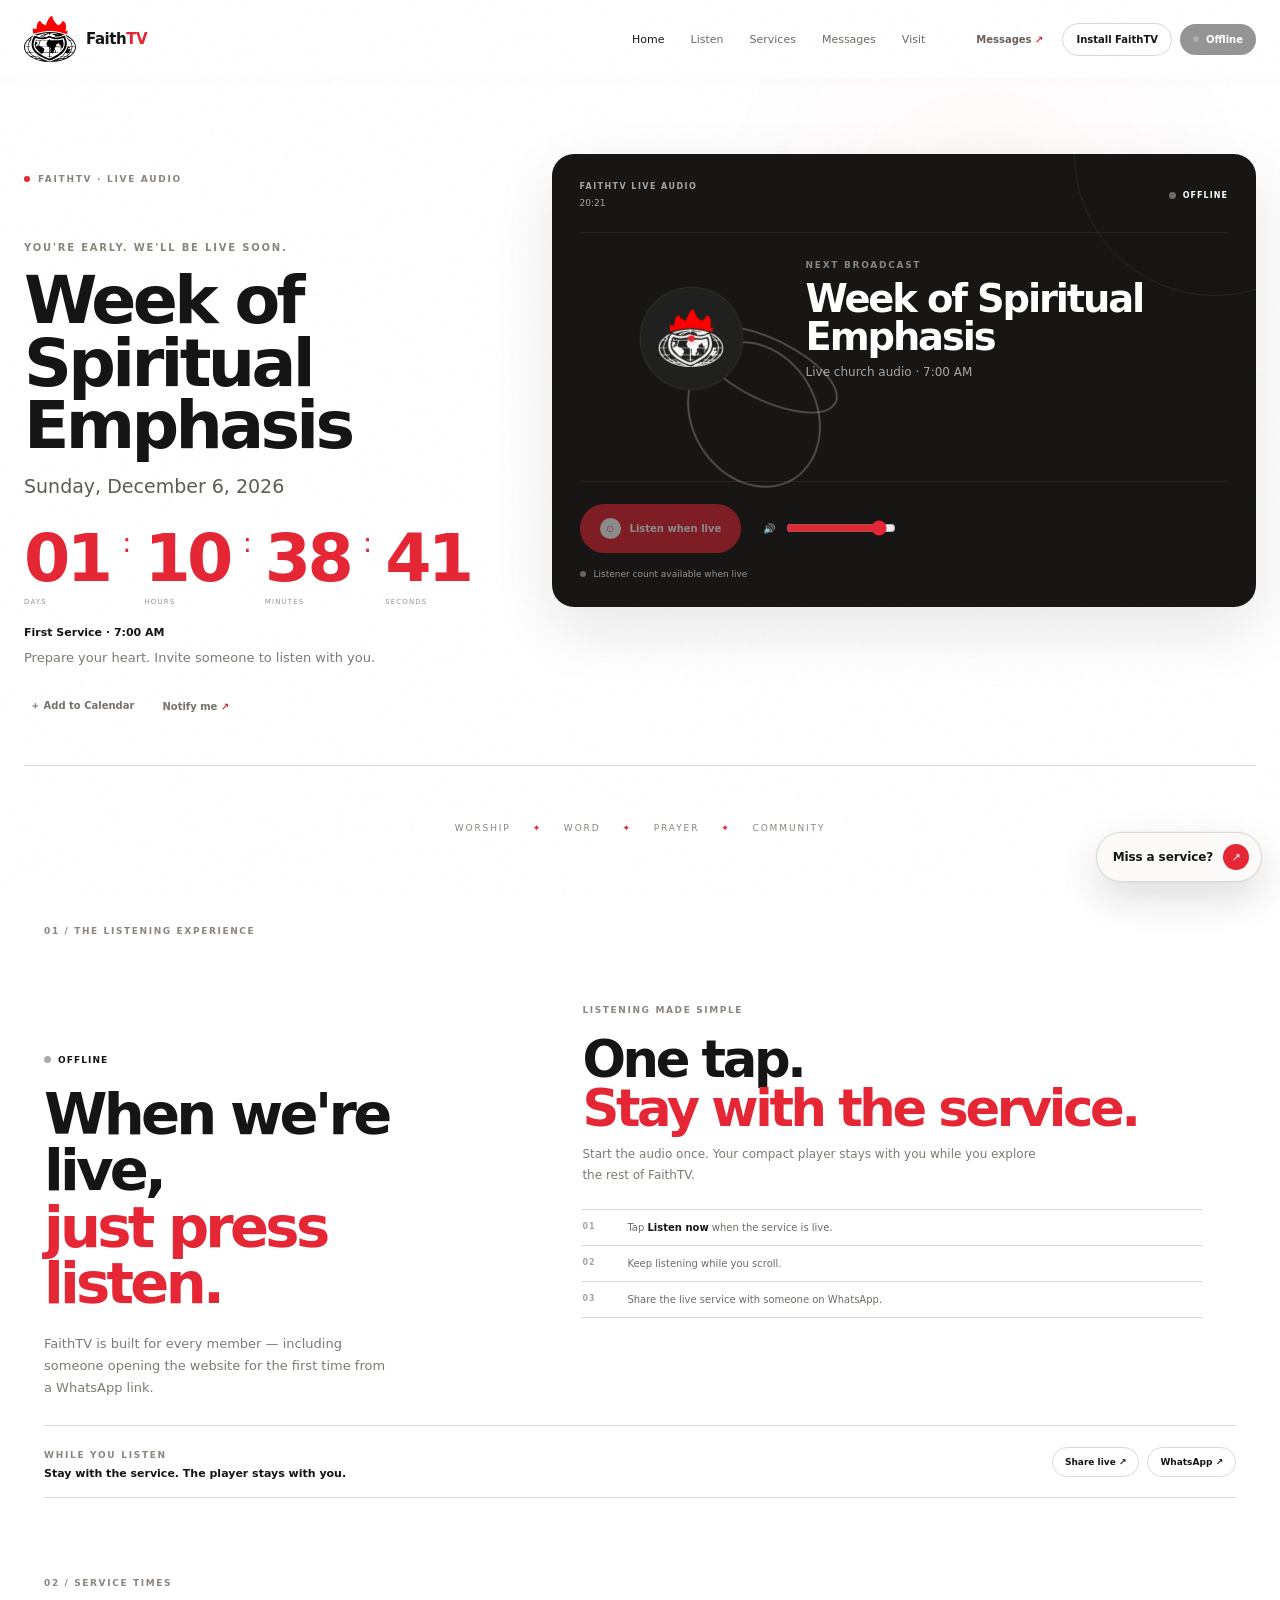
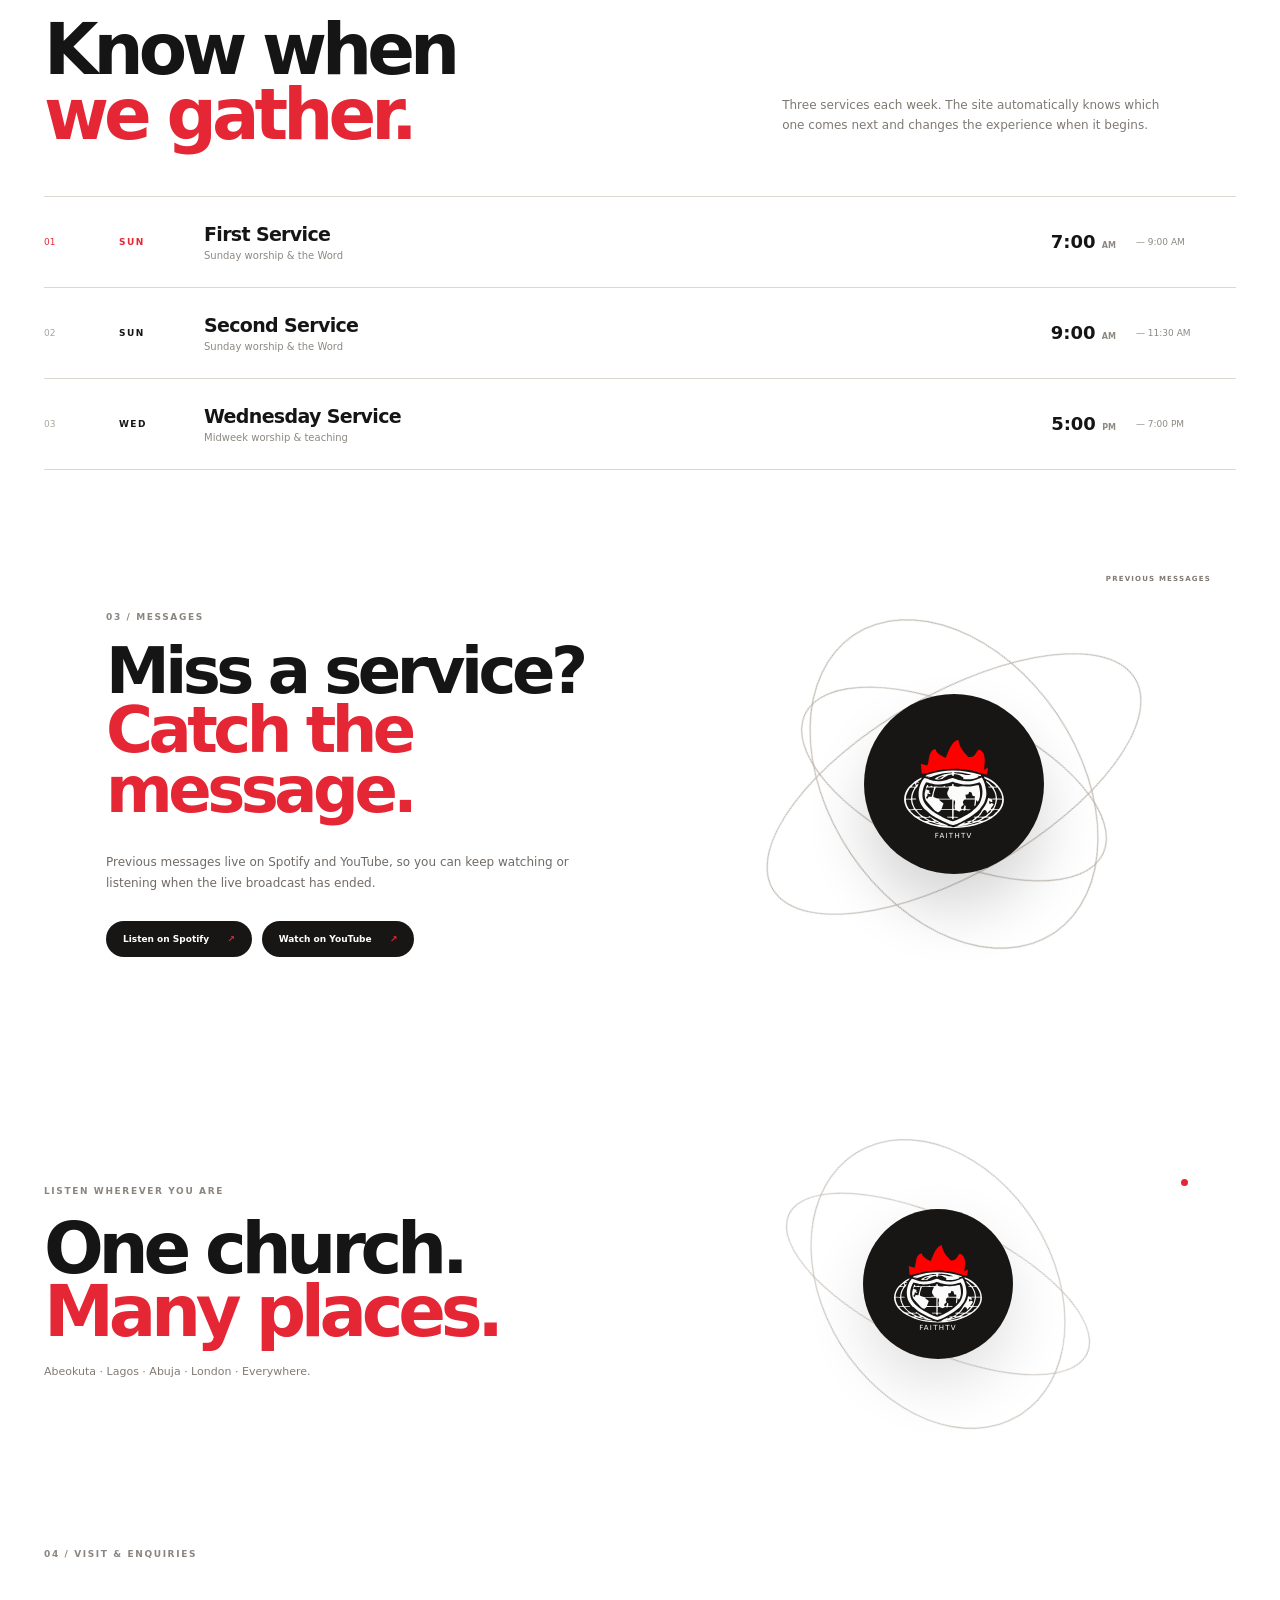
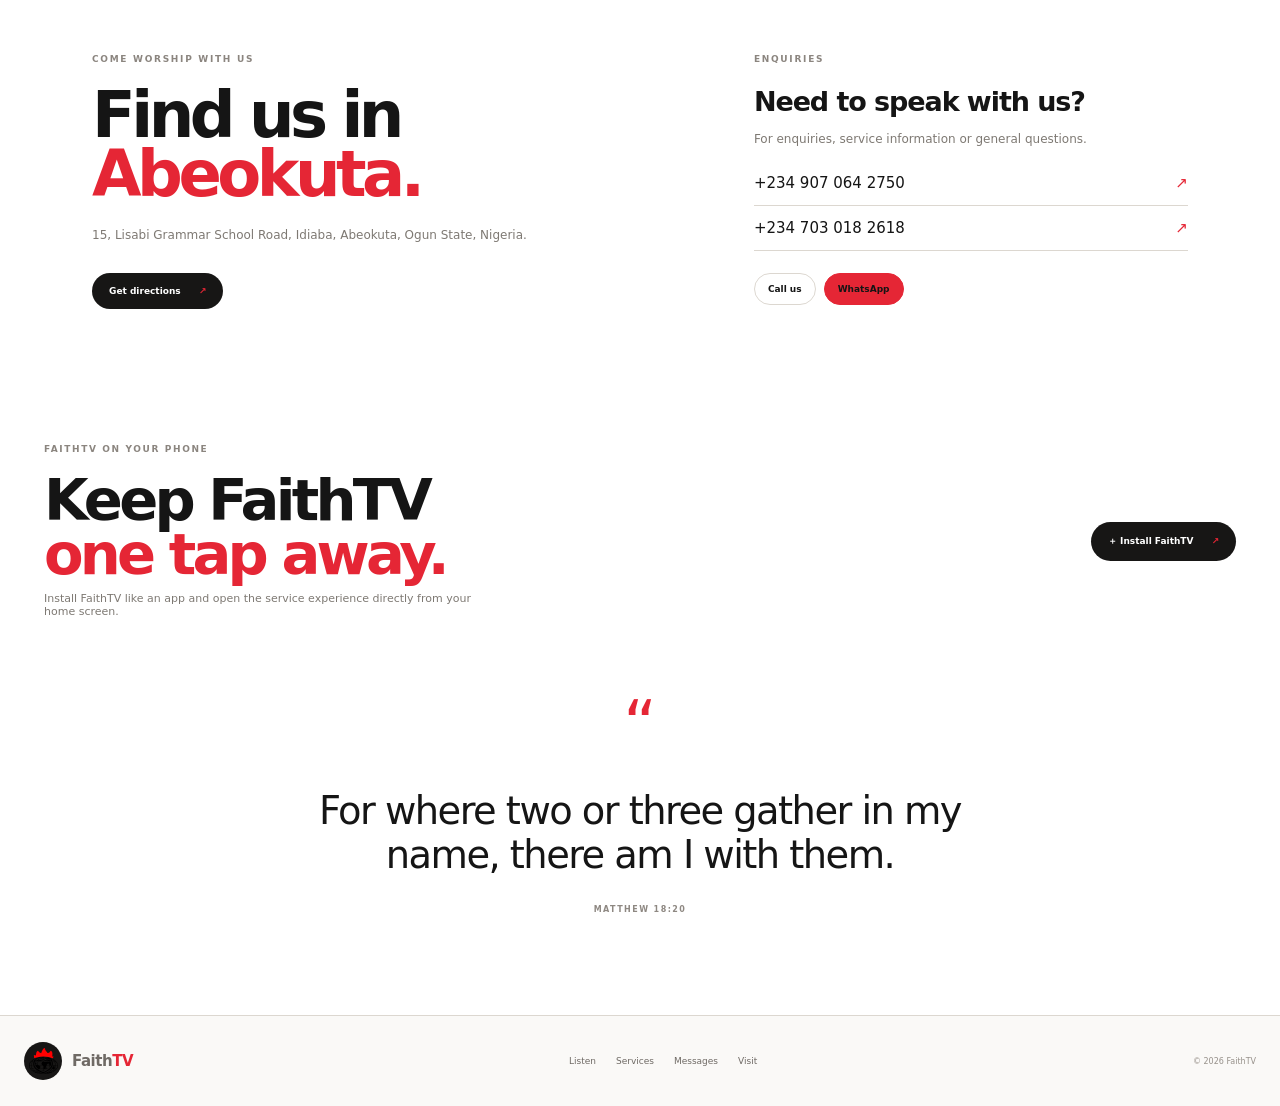
<file: index.html>
<!doctype html>
<html lang="en">
<head>
<script>
(function(){try{if(localStorage.getItem("faithtv-theme")==="dark")document.documentElement.classList.add("dark")}catch(e){}})();
</script>
<meta charset="utf-8">
<meta name="viewport" content="width=device-width, initial-scale=1, viewport-fit=cover">
<meta name="theme-color" content="#f5f3ef">
<meta name="description" content="FaithTV — live church audio, service times and previous messages.">
<meta name="apple-mobile-web-app-capable" content="yes">
<meta name="apple-mobile-web-app-status-bar-style" content="default">
<link rel="manifest" href="manifest.webmanifest">
<link rel="icon" href="winners-cropped.svg">
<link rel="apple-touch-icon" href="faithtv-logo.png">
<title>FaithTV — Hear the Word</title>
<link rel="stylesheet" href="styles.css">
</head>
<body>
<div id="splash" class="splash">
  <img src="winners-cropped.svg" alt="FaithTV" class="splash-logo">
  <div class="splash-text">Welcome to <strong>FaithTV</strong></div>
</div>
<a class="skip-link" href="#main">Skip to content</a>
<div class="grain" aria-hidden="true"></div>

<header class="site-header" id="siteHeader">
  <div class="header-inner shell">
    <a class="brand" href="#home" aria-label="FaithTV home">
      <span class="brand-mark"><img src="winners-cropped.svg" alt=""></span>
      <span class="wordmark">Faith<span>TV</span></span>
    </a>

    <a class="header-live header-live-center" href="#liveCard"><span></span><span class="header-listen-text" id="headerListenText">Listen now</span></a>

    <nav class="desktop-nav" aria-label="Primary navigation">
      <a class="active" href="#home">Home</a>
      <a href="#listen">Listen</a>
      <a href="#services">Services</a>
      <a href="#messages">Messages</a>
      <a href="#visit">Visit</a>
    </nav>

    <div class="nav-actions">
      <a class="header-spotify" href="https://open.spotify.com/show/3rQSg1gCTou5qL3T68jc6q" target="_blank" rel="noopener">Messages <span>↗</span></a>
      <a class="install-nav" id="installButton" href="https://github.com/lfcidiabastudio/Faithtv/releases/download/faithtv-app/FaithTv-App.apk" download>Install FaithTV</a>
      <a class="header-live" id="headerLiveDesktop" href="#listen"><span></span><span id="headerListenTextDesktop">Listen live</span></a>
      <button class="menu" id="menu" aria-label="Open navigation" aria-expanded="false" aria-controls="mobileMenu">☰</button>
    </div>
  </div>
</header>

<div class="mobile-menu-backdrop" id="menuBackdrop" aria-hidden="true"></div>
<aside class="mobile-menu" id="mobileMenu" aria-label="Mobile navigation">
  <div class="menu-head">
    <span class="menu-brand">Faith<span>TV</span></span>
    <button class="menu-close" id="menuClose" aria-label="Close navigation">✕</button>
  </div>
  <nav class="menu-links">
    <a href="#home">Home</a>
    <a href="#listen">Listen</a>
    <a href="#services">Services</a>
    <a href="#messages">Messages</a>
    <a href="#visit">Visit</a>
  </nav>
  <div class="menu-foot">
    <a class="menu-spotify" href="https://open.spotify.com/show/3rQSg1gCTou5qL3T68jc6q" target="_blank" rel="noopener">Audio messages on Spotify ↗</a>
    <a class="menu-youtube" href="https://youtube.com/@faithmediang" target="_blank" rel="noopener">Watch on YouTube ↗</a>
    <a id="mobileInstall" href="https://github.com/lfcidiabastudio/Faithtv/releases/download/faithtv-app/FaithTv-App.apk" download>＋ Install FaithTV APK</a>
    <div class="theme-row">
      <span>Dark theme</span>
      <label class="switch"><input type="checkbox" id="themeToggle"><span class="slider"></span></label>
    </div>
  </div>
</aside>

<main id="main">
  <!-- HERO / SERVICE STATE -->
  <section class="hero shell" id="home">
    <div class="hero-grid">
      <div class="hero-copy reveal">
        <div class="eyebrow"><i></i> FAITHTV · LIVE AUDIO</div>
        <div class="hero-label" id="heroLabel">YOU'RE EARLY. WE'LL BE LIVE SOON.</div>
        <h1 id="heroTitle">Sunday First Service</h1>
        <p class="hero-date" id="heroDate">Sunday, August 16, 2026</p>

        <div class="countdown" id="countdown" aria-label="Countdown to next service">
          <div><strong id="days">00</strong><small>Days</small></div>
          <span>:</span>
          <div><strong id="hours">00</strong><small>Hours</small></div>
          <span>:</span>
          <div><strong id="minutes">00</strong><small>Minutes</small></div>
          <span>:</span>
          <div><strong id="seconds">00</strong><small>Seconds</small></div>
        </div>

        <div class="hero-service" id="heroService">First Service · 7:00 AM</div>
        <p class="early-copy" id="earlyCopy">Prepare your heart. Invite someone to listen with you.</p>

        <div class="hero-actions">
          <a class="hero-secondary" href="#listen">View service details <span>↓</span></a>
          <button class="calendar-btn" id="calendarButton">＋ Add to Calendar</button>
          <button class="quiet-link" id="notifyButton">Notify me <span>↗</span></button>
        </div>

      
      </div>

      <div class="hero-visual reveal hero-listener-panel"><div class="live-card reveal" id="liveCard">
        <div class="live-card-top">
          <div>
            <span class="card-label">FAITHTV LIVE AUDIO</span>
            <span class="card-clock" id="ngClock">--:--</span>
          </div>
          <span class="card-live-badge"><i></i><span id="cardLiveText">OFFLINE</span></span>
        </div>

        <div class="live-main">
          <div class="broadcast-mark">
            <div class="mark-orbit one"></div>
            <div class="mark-orbit two"></div>
            <div class="mark-core"><img src="winners-white-cropped.svg" alt=""></div>
          </div>

          <div class="player-info">
            <span class="overline" id="playerState">NEXT BROADCAST</span>
            <h3 id="playerTitle">Miracle Banquet Service</h3>
            <p id="playerDescription">Live church audio · 7:00 AM</p>

            <div class="pulse" id="pulse" aria-hidden="true">
              <span class="pulse-dot">● LIVE</span>
              <div class="wave">
                <i></i><i></i><i></i><i></i><i></i><i></i><i></i><i></i><i></i><i></i><i></i><i></i><i></i><i></i><i></i><i></i><i></i>
              </div>
            </div>

            <div class="now-playing" id="nowPlaying">
              <span>NOW PLAYING</span><b id="nowPlayingText">FaithTV Live Service</b>
            </div>
          </div>
        </div>

        <div class="listen-controls">
          <button class="listen-primary" id="playerButton" aria-label="Listen now to the live FaithTV church service">
            <span class="button-icon" id="playIcon">▶</span>
            <span id="playText">Listen now</span>
          </button>
          <div class="volume-control">
            <span aria-hidden="true">🔊</span>
            <input id="volume" type="range" min="0" max="1" step=".01" value=".9" aria-label="Volume">
          </div>
        </div>

        <div class="listener-line" id="listenerBox">
          <i></i><span id="listenerText">Listener count available when live</span>
        </div>
      </div></div>
    </div>
  </section>

  <div class="hero-strip" aria-label="FaithTV values">
    <span>WORSHIP</span><b>✦</b><span>WORD</span><b>✦</b><span>PRAYER</span><b>✦</b><span>COMMUNITY</span>
  </div>

  <!-- LIVE / LISTENING -->
  <section class="listen-section shell" id="listen">
    <div class="section-kicker">01 / THE LISTENING EXPERIENCE</div>

    <div class="listen-layout">
      <div class="listen-intro reveal">
        <div class="live-state" id="status"><i></i><span>Offline</span></div>
        <h2>When we're live,<br><em>just press listen.</em></h2>
        <p>FaithTV is built for every member — including someone opening the website for the first time from a WhatsApp link.</p>
      </div>

      <div class="listen-utility reveal">
        <span class="section-kicker">LISTENING MADE SIMPLE</span>
        <h3>One tap.<br><em>Stay with the service.</em></h3>
        <p>Start the audio once. Your compact player stays with you while you explore the rest of FaithTV.</p>
        <div class="utility-list">
          <div><b>01</b><span>Tap <strong>Listen now</strong> when the service is live.</span></div>
          <div><b>02</b><span>Keep listening while you scroll.</span></div>
          <div><b>03</b><span>Share the live service with someone on WhatsApp.</span></div>
        </div>
      </div>
    </div>

    <div class="listen-support reveal">
      <div>
        <span class="overline">WHILE YOU LISTEN</span>
        <strong>Stay with the service. The player stays with you.</strong>
      </div>
      <div class="support-actions">
        <button id="shareButton">Share live ↗</button>
        <a id="whatsappButton" target="_blank" rel="noopener">WhatsApp ↗</a>
      </div>
    </div>
  </section>

  <!-- SERVICES -->
  <section class="services shell" id="services">
    <div class="section-kicker">02 / SERVICE TIMES</div>
    <div class="section-head reveal">
      <div>
        <h2>Know when<br><em>we gather.</em></h2>
      </div>
      <p>Three services each week. The site automatically knows which one comes next and changes the experience when it begins.</p>
    </div>

    <div class="service-table">
      <article class="service-row reveal">
        <span class="service-index">01</span>
        <span class="service-day">SUN</span>
        <div><h3>First Service</h3><p>Sunday worship & the Word</p></div>
        <strong>7:00 <small>AM</small></strong>
        <span class="service-end">— 9:00 AM</span>
      </article>
      <article class="service-row reveal">
        <span class="service-index">02</span>
        <span class="service-day">SUN</span>
        <div><h3>Second Service</h3><p>Sunday worship & the Word</p></div>
        <strong>9:00 <small>AM</small></strong>
        <span class="service-end">— 11:30 AM</span>
      </article>
      <article class="service-row reveal">
        <span class="service-index">03</span>
        <span class="service-day">WED</span>
        <div><h3>Wednesday Service</h3><p>Midweek worship & teaching</p></div>
        <strong>5:00 <small>PM</small></strong>
        <span class="service-end">— 7:00 PM</span>
      </article>
    </div>
  </section>

  <!-- MESSAGE / SPOTIFY -->
  <section class="messages shell" id="messages">
    <div class="message-feature reveal">
      <div class="message-copy">
        <span class="section-kicker">03 / MESSAGES</span>
        <h2>Miss a service?<br><em>Catch the message.</em></h2>
        <p>Previous messages live on Spotify and YouTube, so you can keep watching or listening when the live broadcast has ended.</p>
        <div class="message-ctas">
          <a class="dark-button" href="https://open.spotify.com/show/3rQSg1gCTou5qL3T68jc6q" target="_blank" rel="noopener">Listen on Spotify <span>↗</span></a>
          <a class="dark-button" href="https://youtube.com/@faithmediang" target="_blank" rel="noopener">Watch on YouTube <span>↗</span></a>
        </div>
      </div>
      <div class="message-visual" aria-hidden="true">
        <div class="message-ring r1"></div><div class="message-ring r2"></div><div class="message-ring r3"></div>
        <div class="message-disc"><img src="winners-white-cropped.svg" alt=""><span>FAITHTV</span></div>
        <small>PREVIOUS MESSAGES</small>
      </div>
    </div>
  </section>

  <!-- EVERYWHERE -->
  <section class="everywhere shell reveal">
    <div class="everywhere-copy">
      <span class="section-kicker">LISTEN WHEREVER YOU ARE</span>
      <h2>One church.<br><em>Many places.</em></h2>
      <p>Abeokuta · Lagos · Abuja · London · Everywhere.</p>
    </div>
    <div class="everywhere-art" aria-hidden="true">
      <div class="e-orbit e1"></div><div class="e-orbit e2"></div>
      <div class="e-dot"></div>
      <div class="e-center"><img src="winners-white-cropped.svg" alt=""><span>FAITHTV</span></div>
    </div>
  </section>

  <!-- VISIT -->
  <section class="visit shell" id="visit">
    <div class="section-kicker">04 / VISIT & ENQUIRIES</div>
    <div class="visit-grid">
      <div class="visit-main reveal">
        <span class="overline">COME WORSHIP WITH US</span>
        <h2>Find us in<br><em>Abeokuta.</em></h2>
        <p>15, Lisabi Grammar School Road, Idiaba, Abeokuta, Ogun State, Nigeria.</p>
        <a class="dark-button" href="https://www.google.com/maps/search/?api=1&query=15%2C%20Lisabi%20Grammar%20School%20Road%2C%20Idiaba%2C%20Abeokuta%2C%20Ogun%20State%2C%20Nigeria" target="_blank" rel="noopener">Get directions <span>↗</span></a>
      </div>

      <div class="contact-main reveal">
        <span class="overline">ENQUIRIES</span>
        <h3>Need to speak with us?</h3>
        <p>For enquiries, service information or general questions.</p>
        <a href="tel:+2349070642750">+234 907 064 2750 <span>↗</span></a>
        <a href="tel:+2347030182618">+234 703 018 2618 <span>↗</span></a>
        <div class="contact-buttons">
          <a class="small-button" href="tel:+2349070642750">Call us</a>
          <a class="small-button red" href="https://wa.me/2349070642750" target="_blank" rel="noopener">WhatsApp</a>
        </div>
      </div>
    </div>
  </section>

  <!-- INSTALL -->
  <section class="install-section shell reveal" id="installSection">
    <div>
      <span class="section-kicker">FAITHTV ON YOUR PHONE</span>
      <h2>Keep FaithTV<br><em>one tap away.</em></h2>
      <p>Install FaithTV like an app and open the service experience directly from your home screen.</p>
    </div>
    <a class="dark-button" id="installSectionButton" href="https://github.com/lfcidiabastudio/Faithtv/releases/download/faithtv-app/FaithTv-App.apk" download>＋ Install FaithTV <span>↗</span></a>
  </section>

  <section class="quote shell reveal">
    <span class="quote-mark">“</span>
    <div class="scripture-viewport" id="scriptureViewport">
      <div class="scripture-track" id="scriptureTrack">
        <figure class="scripture-slide"><blockquote>For where two or three gather in my name, there am I with them.</blockquote><small>MATTHEW 18:20</small></figure>
        <figure class="scripture-slide"><blockquote>For God so loved the world, that he gave his only begotten Son, that whosoever believeth in him should not perish, but have everlasting life.</blockquote><small>JOHN 3:16</small></figure>
        <figure class="scripture-slide"><blockquote>I can do all things through Christ which strengtheneth me.</blockquote><small>PHILIPPIANS 4:13</small></figure>
        <figure class="scripture-slide"><blockquote>The LORD is my shepherd; I shall not want.</blockquote><small>PSALM 23:1</small></figure>
        <figure class="scripture-slide"><blockquote>Trust in the LORD with all thine heart; and lean not unto thine own understanding.</blockquote><small>PROVERBS 3:5</small></figure>
        <figure class="scripture-slide"><blockquote>And we know that all things work together for good to them that love God, to them who are the called according to his purpose.</blockquote><small>ROMANS 8:28</small></figure>
        <figure class="scripture-slide"><blockquote>Be strong and of a good courage; be not afraid, neither be thou dismayed: for the LORD thy God is with thee whithersoever thou goest.</blockquote><small>JOSHUA 1:9</small></figure>
        <figure class="scripture-slide"><blockquote>Fear thou not; for I am with thee: be not dismayed; for I am thy God: I will strengthen thee; yea, I will help thee.</blockquote><small>ISAIAH 41:10</small></figure>
      </div>
    </div>
  </section>
</main>

<a class="miss-float" id="missFloat" href="#messages" aria-label="Miss a service? Scroll to catch the message">
  <span class="miss-float-text">Miss a service?</span>
  <span class="miss-float-arrow">↗</span>
</a>

<div class="mini-player" id="miniPlayer" aria-live="polite">
  <div class="mini-left">
    <span class="mini-live-dot" id="miniLiveDot"></span>
    <div><b id="miniTitle">FaithTV</b><small id="miniSubtitle">Ready to listen</small></div>
  </div>
  <button id="miniPlay" class="mini-play" aria-label="Play or pause FaithTV">▶</button>
  <div class="mini-progress"><span></span></div>
  <span class="mini-volume">🔊</span>
  <input id="miniVolume" type="range" min="0" max="1" step=".01" value=".9" aria-label="Volume">
  <button id="miniClose" class="mini-close" aria-label="Close audio player">×</button>
</div>

<footer>
  <div class="shell footer">
    <a class="brand" href="#home" aria-label="FaithTV home"><span class="brand-mark"><img src="winners-cropped.svg" alt=""></span><span class="wordmark">Faith<span>TV</span></span></a>
    <div><a href="#listen">Listen</a><a href="#services">Services</a><a href="#messages">Messages</a><a href="#visit">Visit</a></div>
    <small>© <span id="year"></span> FaithTV</small>
  </div>
</footer>

<script src="config.js"></script>
<script src="app.js"></script>
<script>
(function(){
  const header=document.getElementById('siteHeader');
  window.addEventListener('scroll',()=>header.classList.toggle('scrolled',window.scrollY>12),{passive:true});
})();
setTimeout(()=>{const s=document.getElementById('splash');if(s)s.classList.add('done')},1800);
</script>
</body>
</html>
</file>
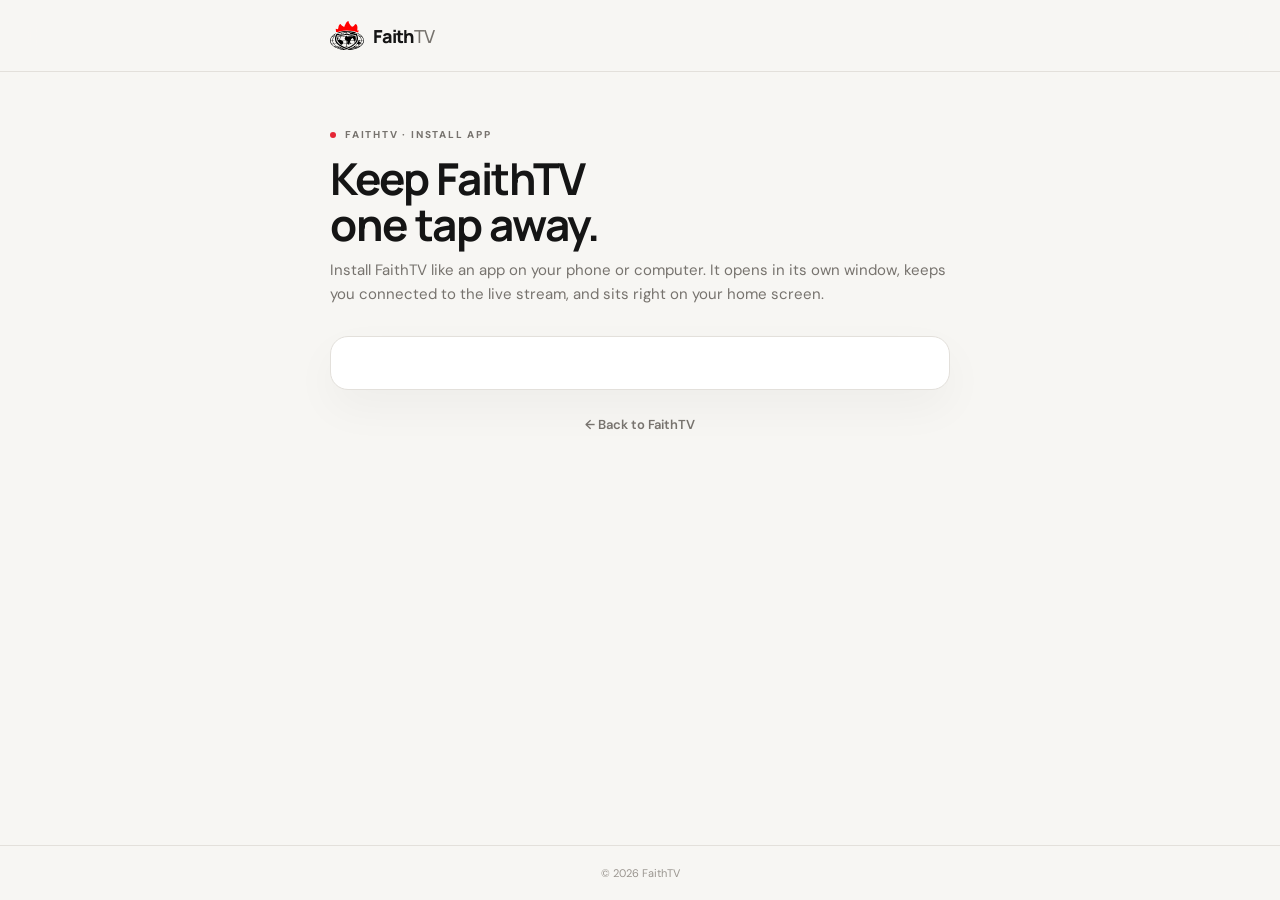
<file: install.html>
<!doctype html>
<html lang="en">
<head>
<meta charset="utf-8">
<meta name="viewport" content="width=device-width,initial-scale=1,viewport-fit=cover">
<meta name="theme-color" content="#151515">
<meta name="description" content="Install FaithTV on your phone or computer — add it to your home screen like an app.">
<meta name="apple-mobile-web-app-capable" content="yes">
<meta name="apple-mobile-web-app-status-bar-style" content="black-translucent">
<link rel="manifest" href="manifest.webmanifest">
<link rel="icon" href="winners-cropped.svg">
<link rel="apple-touch-icon" href="faithtv-logo.png">
<title>Install FaithTV</title>
<link rel="preconnect" href="https://fonts.googleapis.com">
<link rel="preconnect" href="https://fonts.gstatic.com" crossorigin>
<link href="https://fonts.googleapis.com/css2?family=DM+Sans:wght@400;500;600;700&family=Manrope:wght@500;600;700;800&display=swap" rel="stylesheet">
<style>
*{box-sizing:border-box}html{scroll-behavior:smooth}body{margin:0;background:#f7f6f3;color:#151515;font-family:"DM Sans",sans-serif;min-height:100vh;display:flex;flex-direction:column}
.shell{width:min(620px,calc(100% - 40px));margin:auto}
header{height:72px;display:flex;align-items:center;border-bottom:1px solid #e3e0db;background:#f7f6f3dd;backdrop-filter:blur(18px);position:sticky;top:0;z-index:10}
.brand{display:flex;align-items:center;gap:9px;text-decoration:none;color:#151515;font-family:Manrope;font-weight:800}
.logo{width:34px;height:34px;display:grid;place-items:center}.logo img{width:100%;height:100%;object-fit:contain}
.wordmark{font-size:18px;letter-spacing:-.05em}.wordmark span{font-weight:500;color:#77736e}
main{padding:56px 0 70px;flex:1}
.eyebrow{display:flex;align-items:center;gap:9px;font-size:10px;font-weight:800;letter-spacing:.18em;color:#77736e;margin:0 0 14px}
.eyebrow i{width:6px;height:6px;border-radius:50%;background:#e52635;display:inline-block}
h1{font-family:Manrope;font-size:clamp(30px,6vw,44px);line-height:1.05;letter-spacing:-.03em;margin:0 0 12px}
p.lead{color:#77736e;font-size:15px;line-height:1.55;margin:0 0 30px}
.card{background:#fff;border:1px solid #e3e0db;border-radius:18px;padding:26px;box-shadow:0 18px 45px #0000000a}
.install-btn{width:100%;border:0;border-radius:14px;background:#151515;color:#fff;font-family:Manrope;font-weight:800;font-size:15px;padding:17px;cursor:pointer;transition:.2s;display:flex;align-items:center;justify-content:center;gap:10px}
.install-btn:hover{transform:translateY(-2px);box-shadow:0 16px 34px #0003}
.install-btn b{width:26px;height:26px;border-radius:50%;background:#e52635;display:grid;place-items:center;font-size:11px}
.install-btn[hidden]{display:none}
.ok{width:100%;border-radius:14px;background:#eef7ee;border:1px solid #cfe6cf;color:#1c5c1c;font-size:14px;font-weight:600;padding:16px;text-align:center;display:none}
.ok.show{display:block}
.hint{font-size:11px;color:#9a958f;text-align:center;margin-top:12px;display:none}
.hint.show{display:block}
.steps{display:none;margin-top:22px}
.steps.show{display:block}
.steps h3{font-family:Manrope;font-size:13px;letter-spacing:.14em;color:#151515;margin:0 0 14px}
.step{display:flex;gap:13px;align-items:flex-start;padding:13px 0;border-top:1px solid #f0eeea}
.step:first-of-type{border-top:0}
.step-num{width:26px;height:26px;flex:none;border-radius:50%;background:#151515;color:#fff;display:grid;place-items:center;font-size:11px;font-weight:800;font-family:Manrope}
.step b{display:block;font-size:13px;margin-bottom:2px}
.step p{margin:0;font-size:12px;color:#77736e;line-height:1.5}
.step p b{display:inline;color:#151515;font-weight:700}
.back{display:block;text-align:center;margin-top:26px;color:#77736e;font-size:13px;font-weight:600;text-decoration:none}
.back:hover{color:#151515}
footer{border-top:1px solid #e3e0db;padding:20px 0;font-size:11px;color:#9a958f;text-align:center}
@media(max-width:520px){.card{padding:20px}}
</style>
</head>
<body>
<header>
  <div class="shell">
    <a class="brand" href="./"><span class="logo"><img src="winners-cropped.svg" alt="FaithTV"></span><span class="wordmark">Faith<span>TV</span></span></a>
  </div>
</header>

<main class="shell">
  <p class="eyebrow"><i></i>FAITHTV · INSTALL APP</p>
  <h1>Keep FaithTV<br>one tap away.</h1>
  <p class="lead">Install FaithTV like an app on your phone or computer. It opens in its own window, keeps you connected to the live stream, and sits right on your home screen.</p>

  <div class="card">
    <button class="install-btn" id="installBtn" hidden><span>Install FaithTV</span><b>↘</b></button>
    <div class="ok" id="okMsg">FaithTV is installed. Open it anytime from your home screen.</div>
    <p class="hint" id="hint">You can also add it manually from your browser menu — steps below.</p>

    <div class="steps" id="steps"></div>
  </div>

  <a class="back" href="./">← Back to FaithTV</a>
</main>

<footer>© <span id="year"></span> FaithTV</footer>

<script>
(function(){
 var btn=document.getElementById("installBtn"),ok=document.getElementById("okMsg"),
     hint=document.getElementById("hint"),steps=document.getElementById("steps");
 var deferred=null,standalone=false;
 var isiOS=/iphone|ipad|ipod/i.test(navigator.userAgent)||(navigator.platform==="MacIntel"&&navigator.maxTouchPoints>1);
 var isAndroid=/android/i.test(navigator.userAgent);
 var isChromium=!!window.chrome&&(isAndroid||!/edge\//i.test(navigator.userAgent)&&!/opr\//i.test(navigator.userAgent));

 function standaloneMode(){
  if(navigator.standalone===true)return true;
  return window.matchMedia&&window.matchMedia("(display-mode: standalone)").matches;
 }
 function showSteps(html){steps.innerHTML=html;steps.classList.add("show")}
 function stepHTML(n,title,body){return '<div class="step"><div class="step-num">'+n+'</div><div><b>'+title+'</b><p>'+body+'</p></div></div>'}

 function showManual(){
  hint.classList.add("show");
  if(isiOS){
   showSteps(
    stepHTML(1,"Open FaithTV in Safari","Make sure you\u2019re using <b>Safari</b>, not another browser, or the option below won\u2019t appear.")+
    stepHTML(2,"Tap the Share button","It\u2019s the square with an <b>up arrow</b> at the bottom (or top on iPad).")+
    stepHTML(3,"Choose \u201cAdd to Home Screen\u201d","Scroll down the share sheet and tap <b>Add to Home Screen</b>.")+
    stepHTML(4,"Tap Add","You\u2019re done \u2014 FaithTV now lives on your home screen.")
   );
  }else if(isAndroid){
   showSteps(
    stepHTML(1,"Open FaithTV in Chrome","Use <b>Chrome</b> on Android, then tap the menu button \u2014 the three dots <b>\u22ee</b> at the top right.")+
    stepHTML(2,"Tap \u201cInstall app\u201d or \u201cAdd to Home screen\u201d","Choose <b>Install app</b> if you see it. Otherwise pick <b>Add to Home screen</b>.")+
    stepHTML(3,"Confirm","Tap <b>Install</b> and FaithTV will be added to your home screen.")
   );
  }else{
   showSteps(
    stepHTML(1,"Open FaithTV in Chrome or Edge","Use a desktop <b>Chrome</b> or <b>Edge</b> browser.")+
    stepHTML(2,"Click the install icon","It\u2019s the small <b>monitor with a down arrow</b> at the right end of the address bar, or choose <b>Install FaithTV\u2026</b> from the browser menu.")+
    stepHTML(3,"Click Install","FaithTV opens in its own app window.")
   );
  }
 }

 function install(){
  if(deferred){
   deferred.prompt();
   deferred.userChoice.then(function(choice){
    if(choice.outcome==="accepted"){ok.classList.add("show");btn.hidden=true;hint.classList.remove("show");steps.classList.remove("show")}
   });
  }
 }
 btn.addEventListener("click",install);

 window.addEventListener("beforeinstallprompt",function(e){
  e.preventDefault();
  deferred=e;
  if(!standalone&&!isiOS)btn.hidden=false;
 });
 window.addEventListener("appinstalled",function(){
  ok.classList.add("show");btn.hidden=true;hint.classList.remove("show");steps.classList.remove("show");
 });

 setTimeout(function(){
  if(standaloneMode()){ok.classList.add("show");btn.hidden=true;hint.classList.remove("show")}
  else if(!deferred)showManual();
 },2500);

 if("serviceWorker"in navigator)navigator.serviceWorker.register("sw.js").catch(function(){});
 document.getElementById("year").textContent=new Date().getFullYear();
})();
</script>
</body>
</html>
</file>
<file: styles.css>
:root{
  --bg:#f5f3ef;
  --paper:#fbfaf8;
  --ink:#151515;
  --muted:#7e7973;
  --line:#dcd7d0;
  --line-dark:#292725;
  --red:#e52635;
  --red-soft:#f8dfe2;
  --black:#171615;
  --shadow:0 30px 90px rgba(20,18,15,.10);
  --radius:28px;
  --shell:min(1180px,calc(100% - 56px));
}
*{box-sizing:border-box}
html{scroll-behavior:smooth;background:transparent}
@keyframes gradientShift{0%{background-position:0% 50%}50%{background-position:100% 50%}100%{background-position:0% 50%}}
body{margin:0;background:#fff;background-size:400% 400%;animation:gradientShift 15s ease infinite;color:var(--ink);font-family:Inter,ui-sans-serif,system-ui,-apple-system,BlinkMacSystemFont,"Segoe UI",sans-serif;-webkit-font-smoothing:antialiased;overflow-x:hidden}
body:has(.mobile-menu.open){overflow:hidden}
a,button,input{font:inherit}
a{color:inherit}
button{cursor:pointer}
.skip-link{position:fixed;left:16px;top:-60px;z-index:1000;padding:12px 16px;background:var(--black);color:#fff;border-radius:10px;text-decoration:none}
.skip-link:focus{top:16px}
.shell{width:var(--shell);margin-inline:auto}
.grain{position:fixed;inset:0;pointer-events:none;z-index:100;background-image:url("data:image/svg+xml,%3Csvg viewBox='0 0 180 180' xmlns='http://www.w3.org/2000/svg'%3E%3Cfilter id='n'%3E%3CfeTurbulence type='fractalNoise' baseFrequency='.85' numOctaves='4' stitchTiles='stitch'/%3E%3C/filter%3E%3Crect width='100%25' height='100%25' filter='url(%23n)' opacity='.022'/%3E%3C/svg%3E");mix-blend-mode:multiply}
.site-header{position:sticky;top:0;z-index:90;height:78px;background:rgba(245,243,239,.90);backdrop-filter:blur(18px);border-bottom:1px solid transparent;transition:.25s ease}
.site-header.scrolled{border-color:var(--line);box-shadow:0 8px 30px rgba(0,0,0,.035)}
.header-inner{height:78px;display:flex;align-items:center;gap:24px}
.brand{display:flex;align-items:center;gap:10px;text-decoration:none;flex:none}
.brand-mark{width:38px;height:38px;border-radius:50%;background:var(--black);display:grid;place-items:center;overflow:hidden}
.brand-mark img{width:29px;height:29px;object-fit:contain}
.wordmark{font-size:15px;font-weight:800;letter-spacing:-.03em}
.wordmark span{color:var(--red)}
.desktop-nav{display:flex;align-items:center;gap:26px;margin-left:auto}
.desktop-nav a{font-size:11px;text-decoration:none;color:#6f6a65;transition:.2s}
.desktop-nav a:hover,.desktop-nav a.active{color:var(--ink)}
.nav-actions{display:flex;align-items:center;gap:8px;margin-left:16px}
.header-spotify,.header-live,.install-nav{border-radius:999px;font-size:10px;font-weight:800;text-decoration:none;white-space:nowrap}
.header-spotify{padding:10px 11px;color:#66615d}
.header-spotify span{color:var(--red)}
.header-live{display:flex;align-items:center;gap:7px;padding:10px 13px;background:var(--black);color:#fff}
.header-live > span:first-child{width:6px;height:6px;border-radius:50%;background:var(--red)}
.header-live-center{display:none}
.install-nav{appearance:none;border:1px solid var(--line);background:#fff;color:var(--ink);padding:10px 13px}
.menu{display:none;border:1px solid var(--line);background:#fff;border-radius:11px;width:40px;height:40px;font-size:15px}
.mobile-menu{display:none}

.hero{padding-top:76px;padding-bottom:22px}
.hero-grid{display:grid;grid-template-columns:minmax(0,1.1fr) minmax(340px,.9fr);min-height:585px;align-items:center;border-bottom:1px solid var(--line)}
.hero-copy{padding:20px 0 80px}
.eyebrow,.section-kicker,.overline{font-size:9px;letter-spacing:.19em;font-weight:800;color:#8b857f}
.eyebrow{display:flex;align-items:center;gap:8px;margin-bottom:58px}
.eyebrow i{width:6px;height:6px;border-radius:50%;background:var(--red)}
.hero-label{font-size:10px;letter-spacing:.18em;font-weight:800;color:#8b857f;margin-bottom:16px}
.hero h1{font-size:clamp(56px,7vw,104px);line-height:.91;letter-spacing:-.075em;max-width:900px;margin:0;font-weight:800}
.hero-date{font-size:19px;color:#5f5a55;margin:18px 0 24px}
.countdown{display:flex;align-items:flex-start;gap:13px;margin:0 0 20px}
.countdown>div{display:flex;flex-direction:column}
.countdown strong{font-size:clamp(27px,3vw,45px);letter-spacing:-.06em;line-height:1}
.countdown small{margin-top:7px;font-size:7px;text-transform:uppercase;letter-spacing:.16em;color:#99928c}
.countdown>span{font-size:27px;color:#bbb4ad;padding-top:2px}
.countdown.hidden{display:none}
.hero-service{font-size:11px;font-weight:800;color:var(--ink)}
.early-copy{font-size:13px;color:var(--muted);margin:9px 0 24px;max-width:430px;line-height:1.6}
.hero-actions{display:flex;align-items:center;gap:16px;flex-wrap:wrap}
.hero-secondary{font-size:10px;font-weight:800;text-decoration:none;border-bottom:1px solid var(--ink);padding-bottom:4px}
.hero-secondary span{color:var(--red);margin-left:6px}
.calendar-btn,.quiet-link{border:0;background:none;font-size:10px;font-weight:700;color:#76716b;padding:6px}
.quiet-link span{color:var(--red)}
.hero-visual{min-height:500px;position:relative;display:grid;place-items:center}
.hero-logo-disc{width:210px;height:210px;border-radius:50%;background:var(--black);display:grid;place-items:center;position:relative;z-index:2;box-shadow:0 35px 80px rgba(0,0,0,.15)}
.hero-logo-disc img{width:118px;height:118px;object-fit:contain}
.hero-logo-disc span{position:absolute;bottom:40px;font-size:7px;letter-spacing:.18em;color:#fff}
.hero-orbit{position:absolute;border:1px solid #bdb6af;border-radius:50%;transform:rotate(18deg)}
.orbit-a{width:420px;height:160px}
.orbit-b{width:330px;height:330px;transform:rotate(-28deg)}
.orbit-c{width:250px;height:410px;transform:rotate(53deg)}
.hero-float-label{position:absolute;font-size:8px;letter-spacing:.17em;color:#8e8881;font-weight:800}
.hero-float-label.top{top:85px;right:8%}
.hero-float-label.bottom{bottom:65px;left:12%}
.hero-strip{display:flex;justify-content:center;align-items:center;gap:18px;width:100%;padding:20px 16px;background:#e8e6e1;font-size:8px;letter-spacing:.2em;color:#8e8881}
.hero-strip b{color:var(--red);font-size:9px}

.listen-section{padding:105px 0 0}
.listen-layout{display:grid;grid-template-columns:.65fr 1.35fr;gap:46px;align-items:start;margin-top:28px}
.listen-intro{padding-top:24px}
.live-state{display:inline-flex;align-items:center;gap:7px;font-size:9px;font-weight:800;letter-spacing:.12em;text-transform:uppercase}
.live-state i{width:7px;height:7px;border-radius:50%;background:#aaa}
.live-state.live i{background:var(--red);box-shadow:0 0 0 5px rgba(229,38,53,.08)}
.listen-intro h2{font-size:clamp(38px,4.5vw,67px);line-height:.98;letter-spacing:-.065em;margin:20px 0}
.listen-intro h2 em,.section-head h2 em,.message-copy h2 em,.everywhere h2 em,.visit-main h2 em,.install-section h2 em{font-style:normal;color:var(--red)}
.listen-intro p{max-width:350px;font-size:13px;line-height:1.7;color:var(--muted)}
.live-card{background:var(--black);color:#fff;border-radius:var(--radius);padding:28px;box-shadow:var(--shadow);overflow:hidden;position:relative}
.live-card:before{content:"";position:absolute;width:280px;height:280px;border:1px solid #ffffff12;border-radius:50%;right:-100px;top:-140px}
.live-card-top{display:flex;align-items:center;justify-content:space-between;padding-bottom:24px;border-bottom:1px solid #ffffff12}
.card-label{display:block;font-size:8px;letter-spacing:.18em;color:#aaa49e;font-weight:800}
.card-clock{display:block;font-size:9px;color:#aaa49e;margin-top:7px}
.card-live-badge{display:flex;align-items:center;gap:7px;font-size:8px;letter-spacing:.13em;font-weight:800}
.card-live-badge i{width:7px;height:7px;border-radius:50%;background:#6f6b67}
.card-live-badge.live i{background:var(--red);box-shadow:0 0 0 5px rgba(229,38,53,.08)}
.live-main{display:grid;grid-template-columns:170px 1fr;gap:30px;padding:36px 0}
.broadcast-mark{height:170px;position:relative;display:grid;place-items:center}
.mark-core{width:115px;height:115px;border-radius:50%;background:#20201e;display:grid;place-items:center;position:relative;z-index:2;border:1px solid #ffffff14}
.mark-core img{width:72px;height:72px;object-fit:contain}
.mark-orbit{position:absolute;border:1px solid #ffffff17;border-radius:50%}
.mark-orbit.one{width:170px;height:70px;transform:rotate(26deg)}
.mark-orbit.two{width:140px;height:170px;transform:rotate(-31deg)}
.player-info h3{font-size:clamp(28px,3vw,44px);letter-spacing:-.055em;line-height:1;margin:8px 0}
.player-info p{font-size:12px;color:#aaa49e;margin:0}
.pulse{margin-top:25px;opacity:0;transition:.3s}
.pulse.live{opacity:1}
.pulse-dot{font-size:8px;letter-spacing:.14em;color:#fff;font-weight:800}
.wave{height:30px;display:flex;align-items:center;gap:3px;margin-top:8px}
.wave i{display:block;width:3px;background:var(--red);border-radius:4px;animation:wave 1s ease-in-out infinite alternate;animation-play-state:paused}
.pulse.live .wave i{animation-play-state:running}
.wave i:nth-child(1){height:8px}.wave i:nth-child(2){height:15px}.wave i:nth-child(3){height:24px}.wave i:nth-child(4){height:12px}.wave i:nth-child(5){height:28px}.wave i:nth-child(6){height:18px}.wave i:nth-child(7){height:8px}.wave i:nth-child(8){height:21px}.wave i:nth-child(9){height:14px}.wave i:nth-child(10){height:26px}.wave i:nth-child(11){height:9px}.wave i:nth-child(12){height:20px}.wave i:nth-child(13){height:28px}.wave i:nth-child(14){height:12px}.wave i:nth-child(15){height:22px}.wave i:nth-child(16){height:10px}.wave i:nth-child(17){height:18px}.wave i:nth-child(18){height:25px}
@keyframes wave{to{transform:scaleY(.45);opacity:.55}}
.stream-health{display:flex;align-items:center;gap:7px;margin-top:13px;font-size:9px;color:#8f8a85}
.stream-health i{width:6px;height:6px;border-radius:50%;background:#777}
.stream-health.connected i{background:var(--red)}
.stream-health.connecting i,.stream-health.buffering i,.stream-health.unstable i{background:#d6a33e;animation:healthPulse 1s infinite}
.stream-health.error i{background:var(--red);animation:healthPulse 1s infinite}
@keyframes healthPulse{50%{opacity:.3;transform:scale(.7)}}
.now-playing{display:none;margin-top:14px;padding-top:13px;border-top:1px solid #ffffff12}
.now-playing.visible{display:block}
.now-playing span,.now-playing b{display:block}
.now-playing span{font-size:7px;letter-spacing:.16em;color:#88837e;font-weight:800}
.now-playing b{font-size:10px;margin-top:4px}
.listen-controls{display:flex;align-items:center;gap:22px;border-top:1px solid #ffffff12;padding-top:22px}
.listen-primary{border:0;background:var(--red);color:#fff;border-radius:999px;padding:14px 20px;display:flex;align-items:center;gap:9px;font-size:10px;font-weight:800;transition:.2s}
.listen-primary:hover{transform:translateY(-2px);box-shadow:0 12px 25px rgba(229,38,53,.22)}
.button-icon{width:21px;height:21px;border-radius:50%;background:#fff;color:var(--red);display:grid;place-items:center;font-size:8px}
.volume-control{display:flex;align-items:center;gap:9px;color:#8d8882;font-size:10px}
.volume-control input{width:110px;accent-color:var(--red)}
.listener-line{display:flex;align-items:center;gap:8px;font-size:9px;color:#9a948e;margin-top:16px}
.listener-line i{width:6px;height:6px;border-radius:50%;background:#696560}
.listener-line.available{color:#fff}
.listener-line.available i{background:var(--red);box-shadow:0 0 0 4px rgba(229,38,53,.08)}
.listen-support{margin-top:13px;border-top:1px solid var(--line);border-bottom:1px solid var(--line);padding:17px 0;display:flex;align-items:center;justify-content:space-between;gap:20px}
.listen-support strong{display:block;font-size:11px;margin-top:5px}
.support-actions{display:flex;gap:8px}
.support-actions button,.support-actions a{border:1px solid var(--line);background:transparent;text-decoration:none;color:var(--ink);border-radius:999px;padding:9px 12px;font-size:9px;font-weight:800}
.support-actions button{cursor:pointer}

.services{padding-top:130px}
.section-head{display:grid;grid-template-columns:1fr .65fr;gap:40px;align-items:end;margin-top:30px}
.section-head h2{font-size:clamp(48px,5.5vw,78px);letter-spacing:-.07em;line-height:.92;margin:0}
.section-head p{font-size:12px;line-height:1.7;color:var(--muted);max-width:390px}
.service-table{margin-top:48px;border-top:1px solid var(--line)}
.service-row{display:grid;grid-template-columns:55px 65px 1fr 100px 100px;align-items:center;gap:20px;padding:26px 0;border-bottom:1px solid var(--line);transition:.2s}
.service-row:hover{padding-left:8px}
.service-index{font-size:9px;color:#aaa39d}
.service-day{font-size:9px;letter-spacing:.16em;font-weight:800}
.service-row h3{margin:0;font-size:19px;letter-spacing:-.035em}
.service-row p{margin:5px 0 0;color:#8d8882;font-size:10px}
.service-row>strong{font-size:18px;text-align:right}
.service-row strong small{font-size:8px;color:#8d8882}
.service-end{font-size:9px;color:#8d8882}

.messages{padding-top:130px}
.message-feature{min-height:450px;border-radius:var(--radius);background:transparent;display:grid;grid-template-columns:1fr .9fr;overflow:hidden;position:relative}
.message-copy{padding:62px;display:flex;flex-direction:column;justify-content:center}
.message-copy h2{font-size:clamp(48px,5vw,76px);line-height:.93;letter-spacing:-.07em;margin:20px 0}
.message-copy p{font-size:12px;line-height:1.7;color:#706b66;max-width:470px}
.dark-button{display:inline-flex;align-items:center;gap:18px;background:var(--black);color:#fff;text-decoration:none;border-radius:999px;padding:13px 17px;font-size:9px;font-weight:800;width:max-content;margin-top:16px;transition:.2s}
.dark-button span{color:var(--red)}
.dark-button:hover{transform:translateY(-2px)}
.message-ctas{display:flex;flex-wrap:wrap;gap:10px;margin-top:16px}
.message-ctas .dark-button{margin-top:0}
.message-visual{position:relative;display:grid;place-items:center;overflow:hidden}
.message-ring{position:absolute;border:1px solid #b9b2aa;border-radius:50%}
.message-ring.r1{width:330px;height:150px;transform:rotate(25deg)}
.message-ring.r2{width:250px;height:360px;transform:rotate(-34deg)}
.message-ring.r3{width:180px;height:420px;transform:rotate(60deg)}
.message-disc{width:180px;height:180px;border-radius:50%;background:var(--black);display:grid;place-items:center;position:relative;z-index:2;box-shadow:0 35px 60px rgba(0,0,0,.16)}
.message-disc img{width:100px;height:100px;object-fit:contain}
.message-disc span{position:absolute;bottom:34px;color:#fff;font-size:7px;letter-spacing:.18em}
.message-visual>small{position:absolute;right:25px;top:25px;font-size:7px;letter-spacing:.17em;color:#817a74;font-weight:800}

.everywhere{margin-top:130px;border:1px solid var(--line);border-radius:var(--radius);min-height:390px;padding:60px;display:grid;grid-template-columns:1fr 1fr;align-items:center;background:#f8f6f2}
.everywhere h2{font-size:clamp(50px,5.5vw,82px);letter-spacing:-.075em;line-height:.9;margin:20px 0}
.everywhere p{font-size:11px;color:#817a74}
.everywhere-art{height:300px;display:grid;place-items:center;position:relative}
.e-center{width:150px;height:150px;border-radius:50%;background:var(--black);display:grid;place-items:center;position:relative;z-index:2;box-shadow:0 25px 60px rgba(0,0,0,.12)}
.e-center img{width:88px;height:88px}
.e-center span{position:absolute;bottom:27px;color:#fff;font-size:7px;letter-spacing:.18em}
.e-orbit{position:absolute;border:1px solid #c5beb7;border-radius:50%}
.e1{width:330px;height:130px;transform:rotate(25deg)}.e2{width:230px;height:310px;transform:rotate(-32deg)}
.e-dot{position:absolute;width:7px;height:7px;border-radius:50%;background:var(--red);right:8%;top:15%}

.visit{padding-top:130px}
.visit-grid{display:grid;grid-template-columns:1.1fr .9fr;gap:14px;margin-top:40px}
.visit-main,.contact-main{border-radius:var(--radius);padding:48px;background:transparent}
.visit-main h2{font-size:clamp(48px,5vw,72px);line-height:.93;letter-spacing:-.07em;margin:20px 0}
.visit-main p,.contact-main p{font-size:12px;line-height:1.7;color:var(--muted);max-width:450px}
.contact-main{background:transparent;color:var(--ink);border-color:var(--line)}
.contact-main h3{font-size:27px;letter-spacing:-.04em;margin:20px 0 10px}
.contact-main p{color:var(--muted)}
.contact-main>a{display:block;text-decoration:none;font-size:15px;padding:13px 0;border-bottom:1px solid var(--line)}
.contact-main>a span{color:var(--red);float:right}
.contact-buttons{display:flex;gap:8px;margin-top:22px}
.small-button{padding:10px 13px;border:1px solid var(--line);border-radius:999px;text-decoration:none;font-size:9px;font-weight:800;color:var(--ink)}
.small-button.red{background:var(--red);border-color:var(--red)}

.install-section{margin-top:130px;border-top:1px solid var(--line);border-bottom:1px solid var(--line);padding:45px 0;display:flex;align-items:center;justify-content:space-between;gap:30px}
.install-section h2{font-size:clamp(40px,4.5vw,60px);line-height:.93;letter-spacing:-.065em;margin:18px 0 10px}
.install-section p{font-size:11px;color:var(--muted);max-width:440px}
.quote{padding:120px 0 90px;text-align:center}
.quote-mark{font-size:65px;line-height:.5;color:var(--red)}
.quote blockquote{max-width:750px;margin:30px auto 20px;font-size:clamp(25px,3vw,42px);line-height:1.15;letter-spacing:-.04em}
.quote small{font-size:8px;letter-spacing:.18em;color:#8e8882;font-weight:800}

.spotify-float{position:fixed;right:22px;bottom:22px;z-index:75;display:flex;align-items:center;gap:9px;padding:8px 10px 8px 8px;background:var(--black);color:#fff;text-decoration:none;border-radius:999px;box-shadow:0 20px 55px rgba(0,0,0,.18);transition:.25s}
.spotify-float:hover{transform:translateY(-3px)}
.spotify-icon{width:29px;height:29px;border-radius:50%;background:var(--red);display:grid;place-items:center;font-size:9px}
.spotify-float b,.spotify-float small{display:block}.spotify-float b{font-size:9px}.spotify-float small{font-size:8px;color:#aaa49e;margin-top:2px}.spotify-float>strong{width:23px;height:23px;border-radius:50%;background:#fff;color:var(--ink);display:grid;place-items:center;font-size:9px}

.mini-player{position:fixed;left:50%;bottom:16px;transform:translate(-50%,18px);width:min(860px,calc(100% - 32px));min-height:58px;background:var(--black);color:#fff;border:1px solid #ffffff18;border-radius:16px;padding:8px 10px;z-index:80;display:flex;align-items:center;gap:11px;box-shadow:0 22px 60px rgba(0,0,0,.24);opacity:0;pointer-events:none;transition:.25s}
.mini-player.visible{opacity:1;transform:translate(-50%,0);pointer-events:auto}
.mini-left{display:flex;align-items:center;gap:9px;min-width:230px}.mini-left b,.mini-left small{display:block}.mini-left b{font-size:9px}.mini-left small{font-size:8px;color:#9c9690;margin-top:2px}
.mini-live-dot{width:7px;height:7px;border-radius:50%;background:#777}.mini-live-dot.on{background:var(--red);box-shadow:0 0 0 4px rgba(229,38,53,.12)}
.mini-play{width:34px;height:34px;border:0;border-radius:50%;background:var(--red);color:#fff;display:grid;place-items:center;font-size:9px}
.mini-progress{height:2px;background:#ffffff1c;flex:1}.mini-progress span{display:block;height:100%;width:38%;background:var(--red)}
.mini-volume{font-size:9px}.mini-player input{width:72px;accent-color:var(--red)}.mini-close{border:0;background:none;color:#aaa;font-size:18px}

footer{border-top:1px solid var(--line);padding:26px 0;background:#f1efeb}
.footer{display:flex;align-items:center;justify-content:space-between;gap:20px}.footer>div{display:flex;gap:20px}.footer a{font-size:9px;text-decoration:none;color:#6f6a65}.footer small{font-size:8px;color:#96908a}

.reveal{opacity:0;transform:translateY(16px);transition:opacity .65s ease,transform .65s ease}.reveal.visible{opacity:1;transform:none}
.reduce-motion *{animation:none!important;transition:none!important;scroll-behavior:auto!important}
button:focus-visible,a:focus-visible,input:focus-visible{outline:2px solid var(--red);outline-offset:3px}

@media(max-width:1024px){
  :root{--shell:min(100% - 40px,900px)}
  .desktop-nav{display:none}
  .header-spotify{display:none}
  .install-nav{display:none}
  .header-live{display:flex}
  .header-live-center{display:none}
  .nav-actions{margin-left:auto}
  .menu{display:grid;place-items:center}
  .hero-grid{grid-template-columns:1fr 340px}
  .hero h1{font-size:clamp(52px,7vw,82px)}
  .listen-layout{grid-template-columns:1fr}
  .listen-intro{padding-top:0}
  .listen-intro h2{max-width:700px}
  .live-card{max-width:900px}
  .mobile-menu-backdrop{position:fixed;inset:0;background:rgba(12,10,8,.45);backdrop-filter:blur(3px);-webkit-backdrop-filter:blur(3px);z-index:95;opacity:0;visibility:hidden;pointer-events:none;transition:opacity .3s ease}
  body:has(.mobile-menu.open) .mobile-menu-backdrop{opacity:1;visibility:visible;pointer-events:auto}
  .mobile-menu{position:fixed;top:0;right:0;bottom:0;width:min(340px,84vw);z-index:100;display:flex;flex-direction:column;background:var(--paper);padding:22px 20px 26px;transform:translateX(105%);visibility:hidden;pointer-events:none;transition:transform .32s cubic-bezier(.2,.75,.25,1),visibility .32s;box-shadow:-28px 0 70px rgba(0,0,0,.18);border-radius:22px 0 0 22px;overflow-y:auto}
  .mobile-menu.open{transform:translateX(0);visibility:visible;pointer-events:auto}
  body:has(.mobile-menu.open) .spotify-float{opacity:0;visibility:hidden;pointer-events:none;animation:none}
  .menu-head{display:flex;align-items:center;justify-content:space-between;padding-bottom:16px;border-bottom:1px solid var(--line);margin-bottom:8px}
  .menu-brand{font-size:15px;font-weight:800;letter-spacing:-.01em}
  .menu-brand span{color:var(--red)}
  .menu-close{width:34px;height:34px;border:1px solid var(--line);background:transparent;border-radius:50%;font-size:13px;color:var(--muted);display:grid;place-items:center}
  .menu-close:hover{color:var(--red);border-color:var(--red)}
  .menu-links{display:flex;flex-direction:column}
  .menu-links a{display:flex;align-items:center;justify-content:space-between;font-size:22px;font-weight:800;color:var(--ink);text-decoration:none;padding:14px 2px;border-bottom:1px solid var(--line)}
  .menu-links a::after{content:"→";font-size:15px;color:var(--red);opacity:0;transform:translateX(-6px);transition:.2s}
  .menu-links a:hover{color:var(--red)}
  .menu-links a:hover::after{opacity:1;transform:none}
  .menu-foot{margin-top:auto;display:flex;flex-direction:column;gap:10px;padding-top:18px}
  .menu-spotify,.menu-youtube{font-size:12px;font-weight:800;color:var(--ink);text-decoration:none;border:1px solid var(--line);border-radius:999px;padding:12px 14px;text-align:center}
  .menu-spotify:hover,.menu-youtube:hover{color:var(--red);border-color:var(--red)}
  .menu-foot #mobileInstall{appearance:none;border:1px solid var(--line);background:var(--black);color:#fff;border-radius:999px;padding:13px;font-size:12px;font-weight:800}
  .theme-row{display:flex;align-items:center;justify-content:space-between;border:1px solid var(--line);border-radius:14px;padding:12px 14px;font-size:12px;font-weight:800;color:var(--ink)}
  .switch{position:relative;width:44px;height:26px;flex:0 0 44px}
  .switch input{position:absolute;inset:0;width:100%;height:100%;opacity:0;margin:0;cursor:pointer;z-index:1}
  .switch .slider{position:absolute;inset:0;background:var(--line);border-radius:999px;transition:background .25s ease}
  .switch .slider:before{content:"";position:absolute;width:20px;height:20px;border-radius:50%;background:#fff;top:3px;left:3px;transition:transform .25s ease;box-shadow:0 1px 4px rgba(0,0,0,.25)}
  .switch input:checked + .slider{background:var(--red)}
  .switch input:checked + .slider:before{transform:translateX(18px)}
}
@media(max-width:760px){
  :root{--shell:calc(100% - 32px);--radius:22px}
  .site-header{height:64px}.header-inner{height:64px;gap:10px}
  .header-inner{position:relative}
  .brand-mark{width:37px;height:37px}.brand-mark img{width:28px;height:28px}.wordmark{font-size:14px}
  .header-live{display:none}
  .header-live-center{display:flex;position:absolute;left:50%;top:50%;transform:translate(-50%,-50%);width:104px;padding:10px 0;justify-content:center}
  .header-live-center > span:first-child{display:none}
  .hero{padding-top:44px}.hero-grid{display:flex;flex-direction:column;min-height:auto}.hero-copy{padding:10px 0 0}
  .eyebrow{margin-bottom:40px}.hero-label{font-size:8px;margin-bottom:13px}.hero h1{font-size:clamp(49px,14vw,72px)}
  .hero-date{font-size:16px;margin:14px 0 20px}.countdown{gap:9px}.countdown strong{font-size:29px}.countdown>span{font-size:21px}
  .hero-actions{gap:10px}.hero-secondary{font-size:9px}.calendar-btn,.quiet-link{font-size:9px;padding:6px 3px}
  .hero-visual{width:100%;min-height:290px;margin-top:14px}.hero-logo-disc{width:150px;height:150px}.hero-logo-disc img{width:88px;height:88px}.hero-logo-disc span{bottom:27px;font-size:6px}
  .orbit-a{width:290px;height:110px}.orbit-b{width:220px;height:220px}.orbit-c{width:180px;height:290px}
  .hero-float-label.top{top:25px;right:5%}.hero-float-label.bottom{bottom:22px;left:5%}
  .hero-strip{font-size:7px;gap:12px;padding:14px 12px}
  .listen-section,.services,.messages,.visit{padding-top:85px}
  .listen-intro h2{font-size:45px}.listen-intro p{font-size:12px}
  .live-card{padding:20px}.live-card-top{padding-bottom:17px}.live-main{grid-template-columns:1fr;gap:20px;padding:25px 0}
  .broadcast-mark{height:125px}.mark-core{width:88px;height:88px}.mark-core img{width:57px;height:57px}.mark-orbit.one{width:130px;height:55px}.mark-orbit.two{width:110px;height:130px}
  .player-info h3{font-size:32px}.listen-controls{align-items:stretch;flex-direction:column;gap:14px}.listen-primary{justify-content:center;width:100%}.volume-control{justify-content:center}
  .listen-support{align-items:flex-start;flex-direction:column}.support-actions{width:100%}.support-actions button,.support-actions a{flex:1;text-align:center}
  .section-head{grid-template-columns:1fr;gap:18px}.section-head h2{font-size:55px}
  .service-row{grid-template-columns:35px 45px 1fr;gap:12px;padding:22px 0}.service-row>strong{text-align:left;grid-column:3}.service-end{display:none}.service-row h3{font-size:16px}
  .message-feature{grid-template-columns:1fr;min-height:auto}.message-copy{padding:36px}.message-copy h2{font-size:49px}.message-visual{min-height:300px}
  .everywhere{margin-top:85px;padding:36px;grid-template-columns:1fr;min-height:570px}.everywhere h2{font-size:55px}.everywhere-art{height:290px}
  .visit-grid{grid-template-columns:1fr}.visit-main,.contact-main{padding:34px}.visit-main h2{font-size:53px}
  .install-section{margin-top:85px;align-items:flex-start;flex-direction:column}.quote{padding:85px 0 70px}
  .spotify-float{right:12px;bottom:78px;max-width:220px}.mini-player{bottom:10px;width:calc(100% - 20px)}.mini-left{min-width:0;flex:1}.mini-progress,.mini-volume,.mini-player input{display:none}
  .footer{align-items:flex-start;flex-direction:column}.footer>div{flex-wrap:wrap}
}
@media(max-width:420px){
  .hero h1{font-size:50px}.countdown strong{font-size:25px}.countdown>span{font-size:18px}.countdown{gap:6px}
  .hero-actions{display:grid;grid-template-columns:1fr 1fr}.hero-secondary{grid-column:1/-1;width:max-content}.calendar-btn,.quiet-link{text-align:left}
  .message-copy h2{font-size:45px}.everywhere h2{font-size:50px}
}
@media(prefers-reduced-motion:reduce){
  html{scroll-behavior:auto}.reveal{opacity:1;transform:none}.pulse.live .wave i{animation:none}.hero-orbit,.message-ring,.e-orbit{transition:none}
}

/* =========================================================
   FINAL PRODUCT / SERVICE-DAY UX OVERRIDES
   ========================================================= */
.hero-copy>.live-card{margin-top:30px;max-width:720px}
.hero-copy>.live-card .live-main{grid-template-columns:130px 1fr;padding:26px 0}
.hero-copy>.live-card .broadcast-mark{height:135px}
.hero-copy>.live-card .mark-core{width:96px;height:96px}
.hero-copy>.live-card .mark-core img{width:60px;height:60px}
.hero-copy>.live-card .mark-orbit.one{width:140px;height:58px}
.hero-copy>.live-card .mark-orbit.two{width:115px;height:140px}
.hero-copy>.live-card .player-info h3{font-size:clamp(24px,2.8vw,37px)}
.hero-copy>.live-card .listen-controls{padding-top:16px}
.hero-copy>.live-card .listener-line{margin-top:12px}
.hero-copy>.live-card{box-shadow:0 24px 65px rgba(20,18,15,.14)}
.hero-grid{align-items:start;min-height:0}
.hero-copy{padding-bottom:46px}
.hero-visual{min-height:620px}
.listen-section{padding-top:120px}
.listen-layout{grid-template-columns:.8fr 1.2fr}
.listen-utility{border-radius:var(--radius);padding:34px;background:transparent;min-height:330px}
.listen-utility h3{font-size:clamp(38px,4vw,58px);line-height:.95;letter-spacing:-.065em;margin:18px 0 12px}
.listen-utility h3 em{font-style:normal;color:var(--red)}
.listen-utility p{font-size:12px;line-height:1.7;color:var(--muted);max-width:470px}
.utility-list{margin-top:24px;border-top:1px solid var(--line)}
.utility-list>div{display:grid;grid-template-columns:35px 1fr;gap:10px;padding:12px 0;border-bottom:1px solid var(--line);font-size:10px;color:#6f6a65}
.utility-list b{font-size:8px;color:#aaa39d;letter-spacing:.12em}
.utility-list strong{color:var(--ink)}
.service-row.current{background:#efebe6;margin-inline:-12px;padding-inline:12px;border-radius:12px}
.service-row.current .service-index,.service-row.current .service-day{color:var(--red)}
.service-row.current h3:after{content:"  LIVE";font-size:7px;letter-spacing:.14em;color:var(--red);vertical-align:middle}
.service-row.next .service-index,.service-row.next .service-day{color:var(--red)}
.card-live-badge.live{color:#fff}
.card-live-badge.live i{background:var(--red)}
.listen-primary:disabled{opacity:.5;cursor:not-allowed;transform:none!important;box-shadow:none!important}
.state-live .hero-copy>.live-card{border:1px solid #292725}
.state-live .hero-copy>.live-card .listen-primary{box-shadow:0 12px 32px rgba(229,38,53,.18)}
.state-starting .hero-copy>.live-card{border:1px solid #292725}
.state-ended .hero-copy>.live-card{background:#242321}
.state-ended .hero-copy>.live-card .listen-primary{background:#fff;color:var(--ink)}
.state-ended .hero-copy>.live-card .button-icon{background:var(--ink);color:#fff}
.state-ended .hero-copy>.live-card .now-playing{display:block}

/* Mobile service-day priority: hide decorative art and surface the real listening card immediately after the service header/countdown. */
@media(max-width:760px){
 .hero-grid{display:flex;flex-direction:column}
 .hero-copy{width:100%;padding-bottom:18px}
 .hero-copy>.live-card{margin-top:22px;order:4}
 .hero-visual{order:5}
 .state-live .hero{padding-bottom:0}
 .state-live .listen-section,.state-starting .listen-section{padding-top:56px}
 .state-live .hero-copy>.live-card,.state-starting .hero-copy>.live-card{margin-top:18px}
 .listen-layout{grid-template-columns:1fr;gap:18px}
 .listen-intro{padding-top:0}
 .listen-utility{min-height:0}
}
@media(max-width:420px){
 .hero-copy>.live-card{padding:18px;border-radius:18px}
 .hero-copy>.live-card .live-main{padding:20px 0;gap:10px}
 .hero-copy>.live-card .broadcast-mark{height:105px}
 .hero-copy>.live-card .mark-core{width:76px;height:76px}
 .hero-copy>.live-card .mark-core img{width:48px;height:48px}
 .hero-copy>.live-card .mark-orbit.one{width:115px;height:48px}
 .hero-copy>.live-card .mark-orbit.two{width:95px;height:110px}
}
@media(min-width:761px){
 .state-live .hero-grid{grid-template-columns:minmax(0,1.15fr) minmax(300px,.85fr)}
 .state-live .hero-copy>.live-card{max-width:760px}
}

/* V2: live-service priority */
.state-live .live-card{
  border-color:rgba(229,38,53,.28);
  box-shadow:0 28px 70px rgba(21,21,21,.10);
}
.state-live .card-live-badge{color:var(--red)}
.state-live .card-live-badge i{
  background:var(--red);
  box-shadow:0 0 0 5px rgba(229,38,53,.10);
}
.state-live .listen-primary{min-height:52px}
@media(max-width:760px){
  .state-live .hero-copy .live-card{margin-top:24px}
  .state-live .listen-primary{width:100%;justify-content:center;min-height:54px}
}

/* =========================================================
   V3 — FRAMER-STYLE POLISH
   ========================================================= */

/* Service title: confident, editorial, but no longer overly heavy. */
.hero-title,
#heroTitle{
  font-weight:650;
  letter-spacing:-0.055em;
  line-height:.96;
  max-width:980px;
}

/* Countdown: slightly larger and clearly branded in FaithTV red. */
.countdown{
  margin-top:28px;
}
.countdown .countdown-number,
.countdown .number,
.countdown strong,
.countdown span{
  color:var(--red);
}
.countdown .countdown-number{
  font-size:clamp(42px,5vw,68px);
  font-weight:650;
  letter-spacing:-.055em;
}
.countdown .countdown-label{
  color:#8a8580;
  font-size:8px;
  letter-spacing:.14em;
}

/* If the countdown uses individual IDs, keep the same visual treatment. */
#days,#hours,#minutes,#seconds{
  color:var(--red);
  font-size:clamp(42px,5vw,68px);
  font-weight:650;
  letter-spacing:-.055em;
}

/* Larger, more recognizable Spotify CTA. */
.spotify-float{
  right:24px;
  bottom:24px;
  min-width:285px;
  min-height:64px;
  padding:10px 13px 10px 10px;
  gap:12px;
  border-radius:18px;
}
.spotify-float-icon{
  width:40px;
  height:40px;
  flex:0 0 40px;
  background:#1DB954;
  font-size:0;
  position:relative;
}
.spotify-float-icon:before{
  content:"";
  width:17px;
  height:11px;
  border:2px solid #fff;
  border-top-color:transparent;
  border-left-color:transparent;
  border-radius:50%;
  transform:rotate(20deg);
  position:absolute;
  left:10px;
  top:11px;
}
.spotify-float-icon:after{
  content:"";
  width:14px;
  height:2px;
  background:#fff;
  border-radius:2px;
  position:absolute;
  left:12px;
  top:22px;
  transform:rotate(20deg);
  box-shadow:0 4px 0 rgba(255,255,255,.95);
}
.spotify-float b{
  font-size:10px;
  letter-spacing:-.01em;
}
.spotify-float small{
  font-size:9px;
}
.spotify-float>strong{
  width:28px;
  height:28px;
  font-size:11px;
}
@media(max-width:560px){
  .spotify-float{
    right:12px;
    bottom:82px;
    min-width:0;
    width:calc(100% - 24px);
    min-height:60px;
    border-radius:16px;
  }
}

/* More disciplined section rhythm and Framer-like editorial spacing. */
section.shell{
  scroll-margin-top:90px;
}
.section-kicker{
  letter-spacing:.18em;
}
.section-heading h2{
  letter-spacing:-.055em;
}
.live-card{
  border-radius:22px;
}
.live-card:hover{
  transform:translateY(-2px);
  box-shadow:0 24px 55px rgba(21,21,21,.08);
}
button,a{
  -webkit-tap-highlight-color:transparent;
}

/* Reduce "everything is a card" feeling: use softer borders and restrained shadows. */
.service-card,
.message-card,
.live-card{
  box-shadow:0 1px 0 rgba(21,21,21,.02);
}

/* Better mobile title scale. */
@media(max-width:760px){
  .hero-title,
  #heroTitle{
    font-size:clamp(42px,11vw,62px);
    line-height:.98;
    letter-spacing:-.06em;
  }
  #days,#hours,#minutes,#seconds{
    font-size:clamp(38px,10vw,56px);
  }
}

/* =========================================================
   V4 — RETURN TO THE ORIGINAL CENTERED FAITHTV HERO
   Cleaner, quieter and easier for first-time visitors.
   ========================================================= */
.hero,
.hero-inner,
.hero-copy{
  text-align:center;
}
.hero-inner{
  display:flex;
  flex-direction:column;
  align-items:center;
  justify-content:center;
}
.hero-copy{
  width:100%;
  max-width:1100px;
  margin-inline:auto;
}
.hero-title,
#heroTitle{
  margin-inline:auto;
  font-weight:600;
  letter-spacing:-.055em;
  max-width:1000px;
}
.hero-date,
#heroDate,
.hero-service,
#heroService{
  margin-inline:auto;
}
.hero-visual{
  margin-inline:auto;
}

/* Center the live audio card in the initial visual system. */
.live-card{
  width:min(920px,100%);
  margin-inline:auto;
  text-align:left;
}
@media(max-width:760px){
  .live-card{
    width:100%;
  }
}

/* Remove secondary visual noise. */
.hero-copy .hero-secondary,
.hero-copy .technical-detail,
.hero-copy .stream-meta,
.hero-copy .player-note,
.hero-copy .stream-health{
  display:none!important;
}

/* Quiet, editorial section rhythm. */
.section-heading{
  max-width:1100px;
}
.section-heading h2{
  font-weight:600;
}

/* =========================================================
   V5 — HERO LISTENING-FIRST
   Replace decorative hero artwork with the actual listener card.
   ========================================================= */
.hero-listener-panel{
  display:flex;
  align-items:center;
  justify-content:center;
  min-height:100%;
  width:100%;
}
.hero-listener-panel .live-card{
  width:min(620px,100%);
  margin:0 auto;
}
.hero-listener-panel .broadcast-mark{
  transform:scale(.9);
}
.hero-listener-panel .player-info h3{
  max-width:390px;
}
@media(max-width:900px){
  .hero-listener-panel{
    margin-top:20px;
  }
}
@media(max-width:760px){
  .hero-listener-panel{
    min-height:0;
    margin-top:8px;
  }
  .hero-listener-panel .live-card{
    width:100%;
  }
}

/* =========================================================
   V6 — LEFT-ALIGNED HERO CONTENT
   Restore the detailed service information to the left while
   keeping the listening card as the primary action.
   ========================================================= */
.hero,
.hero-inner,
.hero-copy{
  text-align:left;
}
.hero-inner{
  align-items:stretch;
}
.hero-copy{
  margin-inline:0;
  max-width:900px;
}
.hero-title,
#heroTitle,
.hero-date,
#heroDate,
.hero-service,
#heroService{
  margin-inline:0;
}
.hero-title,
#heroTitle{
  font-weight:600;
  letter-spacing:-.055em;
}

/* Keep the countdown prominent but aligned with the service details. */
.countdown{
  justify-content:flex-start;
  text-align:left;
}
.countdown .countdown-group{
  justify-content:flex-start;
}
#days,#hours,#minutes,#seconds{
  color:var(--red);
  font-size:clamp(44px,5.2vw,70px);
  font-weight:650;
  letter-spacing:-.055em;
}

/* Supporting service information stays left-aligned. */
.service-meta,
.service-description,
.hero-actions{
  justify-content:flex-start;
  text-align:left;
}

/* Listening card remains visually distinct and centered within its own panel. */
.hero-listener-panel{
  justify-content:center;
}
.hero-listener-panel .live-card{
  margin-inline:auto;
}

@media(max-width:900px){
  .hero,
  .hero-inner,
  .hero-copy{
    text-align:left;
  }
  .countdown{
    justify-content:flex-start;
  }
}

@media(max-width:760px){
  .hero-title,
  #heroTitle{
    text-align:left;
  }
  .countdown{
    width:100%;
  }
  #days,#hours,#minutes,#seconds{
    font-size:clamp(36px,10vw,56px);
  }
}

/* =========================================================
   V7 — MOTION GRAPHICS & EMPHASIS
   ========================================================= */
:root{
  --motion-fast:220ms;
  --motion-smooth:700ms;
}
.reveal.visible{animation:none}
.hero-copy .hero-title{animation-delay:.10s}
.hero-copy .hero-date{animation-delay:.16s}
.hero-copy .countdown{animation-delay:.22s}
.hero-copy .service-meta,
.hero-copy .service-description,
.hero-copy .hero-actions{animation-delay:.28s}
.live-card{animation:faithReveal .85s cubic-bezier(.22,1,.36,1) .18s both}

.live-card,.service-card,.message-card,.spotify-float,button,a{
  transition:transform var(--motion-fast) ease,box-shadow var(--motion-fast) ease,
  border-color var(--motion-fast) ease,opacity var(--motion-fast) ease;
}
.live-card:hover{transform:translateY(-3px)}
.service-card:hover,.message-card:hover{transform:translateY(-2px)}

#days,#hours,#minutes,#seconds,.countdown .countdown-number{
  animation:countdownFocus 2.8s ease-in-out infinite;
}
#hours{animation-delay:.08s}
#minutes{animation-delay:.16s}
#seconds{animation-delay:.24s}

.state-live .card-live-badge i,.status.live i{
  animation:liveDot 1.7s ease-in-out infinite;
}

.state-live .waveform span,.live-wave span{
  transform-origin:center;
  animation:audioBars 1.1s ease-in-out infinite;
}
.state-live .waveform span:nth-child(2),.live-wave span:nth-child(2){animation-delay:.12s}
.state-live .waveform span:nth-child(3),.live-wave span:nth-child(3){animation-delay:.24s}
.state-live .waveform span:nth-child(4),.live-wave span:nth-child(4){animation-delay:.36s}
.state-live .waveform span:nth-child(5),.live-wave span:nth-child(5){animation-delay:.48s}

/* Orbital/swirl lines: use these hooks wherever the existing graphic exists. */
.orbital-system .orbit-line,.hero-orbit .orbit-line,.orbit-lines .orbit-line{
  transform-origin:50% 50%;
  animation:orbitDrift 18s linear infinite;
}
.orbital-system .orbit-line:nth-child(2),.hero-orbit .orbit-line:nth-child(2),.orbit-lines .orbit-line:nth-child(2){
  animation-duration:24s;animation-direction:reverse;
}
.orbital-system .orbit-line:nth-child(3),.hero-orbit .orbit-line:nth-child(3),.orbit-lines .orbit-line:nth-child(3){
  animation-duration:30s;
}
.orbital-system path,.orbital-system ellipse,.hero-orbit path,.hero-orbit ellipse,.orbit-lines path,.orbit-lines ellipse{
  stroke-width:2px;
  vector-effect:non-scaling-stroke;
}
.orbit-line{opacity:.72}

.hero-listener-panel{animation:panelLift 7s ease-in-out infinite}
.spotify-float{animation:spotifyFloat 4.8s ease-in-out infinite}

@keyframes faithReveal{from{opacity:0;transform:translateY(18px)}to{opacity:1;transform:translateY(0)}}
@keyframes panelLift{0%,100%{transform:translateY(0)}50%{transform:translateY(-4px)}}
@keyframes countdownFocus{0%,100%{opacity:1}50%{opacity:.82}}
@keyframes liveDot{0%,100%{transform:scale(1);box-shadow:0 0 0 0 rgba(229,38,53,.16)}50%{transform:scale(1.16);box-shadow:0 0 0 6px rgba(229,38,53,0)}}
@keyframes audioBars{0%,100%{transform:scaleY(.55)}50%{transform:scaleY(1.25)}}
@keyframes orbitDrift{from{transform:rotate(0deg)}to{transform:rotate(360deg)}}
@keyframes spotifyFloat{0%,100%{transform:translateY(0)}50%{transform:translateY(-3px)}}

@media (prefers-reduced-motion:reduce){
  *,*::before,*::after{
    animation-duration:.01ms!important;
    animation-iteration-count:1!important;
    scroll-behavior:auto!important;
    transition-duration:.01ms!important;
  }
}

/* =========================================================
   V8 — TRUE CONTINUOUS MOTION + WHITE EDITORIAL UI
   ========================================================= */

/* Animated red-white gradient canvas. */
body{
  background:#fff;
  background-size:400% 400%;
  animation:gradientShift 15s ease infinite;
  color:var(--ink);
}
.site-header{
  background:rgba(255,255,255,.92);
  backdrop-filter:blur(16px);
  -webkit-backdrop-filter:blur(16px);
}
.hero,
.listen-section,
.services,
.messages,
.visit,
.install-section,
.quote{
}
.hero-strip{
}
footer{
}
.everywhere{
}

/* ---------------------------------------------------------
   ACTUAL ORBITAL/SWIRL ANIMATION
   The existing .mark-orbit elements are the visible lines
   inside the listening card. V7 targeted .orbit-line, which
   does not exist in this build. These selectors animate the
   real elements.
   --------------------------------------------------------- */
.broadcast-mark{
  position:relative;
  isolation:isolate;
}
.broadcast-mark .mark-orbit{
  position:absolute;
  left:50%;
  top:50%;
  border:2px solid rgba(255,255,255,.26);
  border-radius:50%;
  pointer-events:none;
  z-index:0;
  will-change:transform;
}
.broadcast-mark .mark-orbit.one{
  animation:faithOrbitOne 11s linear infinite;
}
.broadcast-mark .mark-orbit.two{
  animation:faithOrbitTwo 15s linear infinite;
}

/* A small red satellite gives the orbital system a clear focal
   motion without turning the design into a flashy equalizer. */
.broadcast-mark::after{
  content:"";
  position:absolute;
  left:50%;
  top:50%;
  width:7px;
  height:7px;
  margin:-3.5px;
  border-radius:50%;
  background:var(--red);
  box-shadow:0 0 0 5px rgba(229,38,53,.08);
  z-index:3;
  transform-origin:0 0;
  animation:faithSatellite 8s linear infinite;
}

/* The center logo gently breathes while the orbital lines move. */
.broadcast-mark .mark-core{
  animation:coreBreath 4.5s ease-in-out infinite;
}

/* ---------------------------------------------------------
   CONTINUOUS MOTION THROUGHOUT THE PAGE
   --------------------------------------------------------- */
.message-ring{
  will-change:transform;
}
.message-ring.r1{animation:messageOrbitA 19s linear infinite}
.message-ring.r2{animation:messageOrbitB 25s linear infinite reverse}
.message-ring.r3{animation:messageOrbitC 31s linear infinite}

.e-orbit{
  will-change:transform;
}
.e-orbit.e1{animation:everywhereOrbitA 22s linear infinite}
.e-orbit.e2{animation:everywhereOrbitB 28s linear infinite reverse}

.e-dot{
  animation:dotBlink 2.4s ease-in-out infinite;
}

/* Ambient background grain is reduced on the white system so the
   canvas reads clean rather than textured. */
.grain{
  opacity:.28;
}

/* Scroll reveal — slide in from below */
.reveal{
  opacity:0;
  transform:translateY(50px);
  animation:none;
  transition:opacity .8s cubic-bezier(.22,1,.36,1),transform .8s cubic-bezier(.22,1,.36,1);
}
.reveal.visible{
  opacity:1;
  transform:translateY(0);
}
.service-row.reveal:nth-child(2){transition-delay:.12s}
.service-row.reveal:nth-child(3){transition-delay:.24s}
.reveal.reveal-delay-1{transition-delay:.1s}
.reveal.reveal-delay-2{transition-delay:.2s}
.reveal.reveal-delay-3{transition-delay:.3s}

/* If JS hasn't marked a reveal visible yet, hero content still enters. */
.hero-copy.reveal,
.hero-listener-panel.reveal{
  animation:heroEntrance 1s cubic-bezier(.22,1,.36,1) both;
}
.hero-listener-panel.reveal{animation-delay:.12s}
.hero-copy .eyebrow{animation:heroChild .8s cubic-bezier(.22,1,.36,1) .05s both}
.hero-copy .hero-label{animation:heroChild .8s cubic-bezier(.22,1,.36,1) .12s both}
.hero-copy h1{animation:heroChild .85s cubic-bezier(.22,1,.36,1) .18s both}
.hero-copy .hero-date{animation:heroChild .85s cubic-bezier(.22,1,.36,1) .25s both}
.hero-copy .countdown{animation:heroChild .9s cubic-bezier(.22,1,.36,1) .32s both}
.hero-copy .hero-service,
.hero-copy .early-copy,
.hero-copy .hero-actions{
  animation:heroChild .85s cubic-bezier(.22,1,.36,1) .40s both;
}

/* Live card gets a soft red breathing emphasis when active. */
.state-live .live-card{
  animation:liveCardGlow 3.5s ease-in-out infinite;
}
.state-live .pulse-dot{
  animation:liveTextPulse 1.8s ease-in-out infinite;
}

/* Buttons have a tactile hover/press language. */
.listen-primary,
.calendar-btn,
.quiet-link,
.header-live,
.install-nav,
.header-spotify{
  transition:transform .22s ease,box-shadow .22s ease,background-color .22s ease;
}
.listen-primary:hover,
.calendar-btn:hover,
.header-live:hover,
.install-nav:hover,
.header-spotify:hover{
  transform:translateY(-2px);
}
.listen-primary:active,
.calendar-btn:active,
.header-live:active,
.install-nav:active,
.header-spotify:active{
  transform:translateY(0) scale(.985);
}
/* Mobile header: keep the centered Listen now button centered on hover/press, dim when offline. */
.header-live-center,.header-live-center:hover,.header-live-center:active{transform:translate(-50%,-50%)}
.header-live-center.offline,.header-live.offline{opacity:.45;filter:grayscale(1)}
#liveCard{scroll-margin-top:84px}

/* ---------------------------------------------------------
   KEYFRAMES
   --------------------------------------------------------- */
@keyframes faithOrbitOne{
  from{transform:translate(-50%,-50%) rotate(26deg)}
  to{transform:translate(-50%,-50%) rotate(386deg)}
}
@keyframes faithOrbitTwo{
  from{transform:translate(-50%,-50%) rotate(-31deg)}
  to{transform:translate(-50%,-50%) rotate(-391deg)}
}
@keyframes faithSatellite{
  from{transform:rotate(0deg) translateX(96px) rotate(0deg)}
  to{transform:rotate(360deg) translateX(96px) rotate(-360deg)}
}
@keyframes coreBreath{
  0%,100%{transform:scale(1)}
  50%{transform:scale(1.035)}
}
@keyframes messageOrbitA{
  from{transform:rotate(25deg) rotate(0deg)}
  to{transform:rotate(25deg) rotate(360deg)}
}
@keyframes messageOrbitB{
  from{transform:rotate(-34deg) rotate(0deg)}
  to{transform:rotate(-34deg) rotate(360deg)}
}
@keyframes messageOrbitC{
  from{transform:rotate(60deg) rotate(0deg)}
  to{transform:rotate(60deg) rotate(360deg)}
}
@keyframes everywhereOrbitA{
  from{transform:rotate(25deg) rotate(0deg)}
  to{transform:rotate(25deg) rotate(360deg)}
}
@keyframes everywhereOrbitB{
  from{transform:rotate(-32deg) rotate(0deg)}
  to{transform:rotate(-32deg) rotate(360deg)}
}
@keyframes dotBlink{
  0%,100%{transform:scale(1);opacity:1}
  50%{transform:scale(1.35);opacity:.55}
}
@keyframes heroEntrance{
  from{opacity:0;transform:translateY(24px)}
  to{opacity:1;transform:translateY(0)}
}
@keyframes heroChild{
  from{opacity:0;transform:translateY(18px)}
  to{opacity:1;transform:translateY(0)}
}
@keyframes liveCardGlow{
  0%,100%{box-shadow:0 24px 65px rgba(20,18,15,.14)}
  50%{box-shadow:0 28px 75px rgba(229,38,53,.20)}
}
@keyframes liveTextPulse{
  0%,100%{opacity:1}
  50%{opacity:.65}
}

/* Keep motion off when requested. */
@media (prefers-reduced-motion:reduce){
  .broadcast-mark .mark-orbit,
  .broadcast-mark::after,
  .broadcast-mark .mark-core,
  .message-ring,
  .e-orbit,
  .e-dot,
  .state-live .live-card,
  .state-live .pulse-dot,
  .spotify-float{
    animation:none!important;
  }
  .hero-copy>*,
  .hero-copy.reveal,
  .hero-listener-panel.reveal{
    animation:none!important;
    opacity:1!important;
    transform:none!important;
  }
}

/* =========================================================
   V9 — PREMIUM WHITE + CLEAR HEADER LOGO + SPOTIFY CTA
   ========================================================= */

/* Animated red-white gradient canvas */
html, body{
  background:#fff;
  background-size:400% 400%;
  animation:gradientShift 15s ease infinite;
}
body{
  background:#fff;
  background-size:400% 400%;
  animation:gradientShift 15s ease infinite;
}
.site-header{
  background:rgba(255,255,255,.88);
  border-bottom:1px solid rgba(21,21,21,.075);
  box-shadow:0 1px 18px rgba(21,21,21,.025);
}
.hero{
  background:
    radial-gradient(circle at 78% 22%, rgba(229,38,53,.028), transparent 26%),
    #fff;
}
section{
  position:relative;
}
footer{
  background:#faf9f7;
}

/* ---------------------------------------------------------
   HEADER WINNERS/FAITHTV LOGO
   Remove any dark circular treatment and let the actual logo
   breathe naturally against the white header.
   --------------------------------------------------------- */
.site-header .brand,
.site-header .brand-logo,
.site-header .logo-wrap{
  background:transparent!important;
  box-shadow:none!important;
}
.site-header .brand-logo img,
.site-header .logo,
.site-header .brand img{
  width:48px!important;
  height:48px!important;
  max-width:none!important;
  object-fit:contain;
  background:transparent!important;
  border-radius:0!important;
  box-shadow:none!important;
}
.site-header .brand{
  gap:12px;
}
@media(min-width:701px){
  .site-header .brand-logo img,
  .site-header .logo,
  .site-header .brand img{
    width:52px!important;
    height:52px!important;
  }
}

/* If a legacy circular logo wrapper exists, visually neutralize it. */
.site-header .logo-circle,
.site-header .brand-circle,
.site-header .logo-mark{
  background:transparent!important;
  border-radius:0!important;
  box-shadow:none!important;
}

/* ---------------------------------------------------------
   ACTUAL SPOTIFY BRAND GREEN + LARGE ANIMATED FLOATING CTA
   Spotify's standard brand green: #1DB954.
   --------------------------------------------------------- */
.spotify-float{
  --spotify-green:#1DB954;
  right:24px;
  bottom:24px;
  width:330px;
  min-height:74px;
  padding:11px 13px 11px 11px;
  display:flex;
  align-items:center;
  gap:13px;
  border:1px solid rgba(29,185,84,.24);
  border-radius:20px;
  background:rgba(255,255,255,.96);
  box-shadow:
    0 18px 45px rgba(21,21,21,.12),
    0 0 0 1px rgba(29,185,84,.045);
  z-index:100;
  animation:spotifyFloatV9 4s ease-in-out infinite;
}
.spotify-float::before{
  content:"";
  position:absolute;
  inset:-4px;
  border-radius:24px;
  border:1px solid rgba(29,185,84,.16);
  pointer-events:none;
  animation:spotifyRingV9 2.8s ease-out infinite;
}
.spotify-float-icon{
  width:48px!important;
  height:48px!important;
  flex:0 0 48px;
  border-radius:50%;
  background:#1DB954!important;
  position:relative;
  box-shadow:0 7px 18px rgba(29,185,84,.22);
}
.spotify-float-icon::before{
  content:"";
  position:absolute;
  width:23px;
  height:15px;
  left:12px;
  top:13px;
  border-top:3px solid #fff;
  border-radius:50%;
  transform:rotate(8deg);
  box-shadow:
    0 6px 0 -1px #fff,
    0 11px 0 -2px #fff;
}
.spotify-float-icon::after{
  display:none!important;
}
.spotify-float b{
  display:block;
  color:#151515;
  font-size:12px;
  line-height:1.2;
}
.spotify-float small{
  display:block;
  margin-top:3px;
  color:#77716c;
  font-size:10px;
}
.spotify-float>strong{
  margin-left:auto;
  width:32px;
  height:32px;
  border-radius:50%;
  display:grid;
  place-items:center;
  color:#151515;
  background:#f5f5f3;
  transition:transform .22s ease,background .22s ease;
}
.spotify-float:hover{
  transform:translateY(-5px) scale(1.015);
  box-shadow:
    0 24px 55px rgba(21,21,21,.15),
    0 0 0 1px rgba(29,185,84,.08);
}
.spotify-float:hover>strong{
  transform:translateX(2px);
  background:#1DB954;
  color:#fff;
}
@keyframes spotifyFloatV9{
  0%,100%{transform:translateY(0)}
  50%{transform:translateY(-5px)}
}
@keyframes spotifyRingV9{
  0%{opacity:.6;transform:scale(.98)}
  75%,100%{opacity:0;transform:scale(1.06)}
}
@media(max-width:560px){
  .spotify-float{
    left:12px;
    right:12px;
    bottom:78px;
    width:auto;
    min-height:68px;
    border-radius:18px;
  }
}
@media(prefers-reduced-motion:reduce){
  .spotify-float,
  .spotify-float::before{
    animation:none!important;
  }
}

/* =========================================================
   V10 — HEADER LOGO + SPOTIFY VISIBILITY FIX
   ========================================================= */

/* Header logo: no circle, no dark badge, properly centered. */
.site-header .brand{
  display:flex!important;
  align-items:center!important;
  justify-content:flex-start!important;
  gap:12px!important;
  height:58px!important;
  background:transparent!important;
  padding:0!important;
}
.site-header .brand > a,
.site-header .brand > .logo-link,
.site-header .brand .brand-link{
  display:flex!important;
  align-items:center!important;
  justify-content:center!important;
  width:auto!important;
  height:auto!important;
  background:transparent!important;
  border:0!important;
  border-radius:0!important;
  box-shadow:none!important;
  padding:0!important;
}
.site-header .brand img,
.site-header .brand .logo,
.site-header .brand svg{
  display:block!important;
  width:56px!important;
  height:56px!important;
  max-width:56px!important;
  max-height:56px!important;
  object-fit:contain!important;
  object-position:center!important;
  background:transparent!important;
  border-radius:0!important;
  box-shadow:none!important;
  filter:none!important;
}
.site-header .brand::before,
.site-header .brand::after,
.site-header .brand > a::before,
.site-header .brand > a::after{
  display:none!important;
  content:none!important;
}
@media(max-width:700px){
  .site-header .brand img,
  .site-header .brand .logo,
  .site-header .brand svg{
    width:48px!important;
    height:48px!important;
    max-width:48px!important;
    max-height:48px!important;
  }
  .site-header .brand{
    height:52px!important;
  }
}

/* Spotify: green CTA, large readable copy, obvious brand treatment. */
.spotify-float{
  --spotify:#1DB954;
  background:#1DB954!important;
  color:#fff!important;
  border:0!important;
  width:350px!important;
  min-height:78px!important;
  padding:12px 14px 12px 12px!important;
  border-radius:20px!important;
  box-shadow:0 18px 42px rgba(29,185,84,.28)!important;
}
.spotify-float b,
.spotify-float strong,
.spotify-float small{
  color:#fff!important;
}
.spotify-float b{
  font-size:15px!important;
  line-height:1.25!important;
  font-weight:800!important;
}
.spotify-float small{
  font-size:11px!important;
  line-height:1.35!important;
  opacity:.94!important;
}
.spotify-float-icon{
  width:52px!important;
  height:52px!important;
  flex:0 0 52px!important;
  background:#fff!important;
  box-shadow:none!important;
}
.spotify-float-icon::before{
  border-top-color:#1DB954!important;
  box-shadow:0 6px 0 -1px #1DB954,0 11px 0 -2px #1DB954!important;
}
.spotify-float>strong{
  width:34px!important;
  height:34px!important;
  flex:0 0 34px!important;
  background:rgba(255,255,255,.16)!important;
  color:#fff!important;
}
.spotify-float::before{
  border-color:rgba(255,255,255,.55)!important;
}
.spotify-float:hover{
  background:#1ED760!important;
  transform:translateY(-5px) scale(1.02)!important;
  box-shadow:0 24px 55px rgba(29,185,84,.34)!important;
}
.spotify-float:hover>strong{
  background:#fff!important;
  color:#1DB954!important;
}
@media(max-width:560px){
  .spotify-float{
    width:auto!important;
    left:12px!important;
    right:12px!important;
    min-height:72px!important;
    padding:10px 12px!important;
  }
  .spotify-float b{font-size:14px!important}
  .spotify-float small{font-size:10px!important}
}

/* =========================================================
   V11 — COMPACT SPOTIFY FLOATING CTA
   Shorter, cleaner and easier to notice without dominating.
   ========================================================= */
.spotify-float{
  width:286px!important;
  min-height:62px!important;
  padding:9px 10px!important;
  gap:10px!important;
  border-radius:17px!important;
}
.spotify-float-icon{
  width:42px!important;
  height:42px!important;
  flex:0 0 42px!important;
}
.spotify-float b{
  font-size:12px!important;
  line-height:1.15!important;
  white-space:nowrap;
}
.spotify-float small{
  font-size:9px!important;
  line-height:1.2!important;
  margin-top:3px!important;
  white-space:nowrap;
}
.spotify-float>strong{
  width:29px!important;
  height:29px!important;
  flex:0 0 29px!important;
}
@media(max-width:560px){
  .spotify-float{
    left:auto!important;
    right:12px!important;
    width:calc(100% - 24px)!important;
    min-height:60px!important;
    max-width:340px!important;
    padding:8px 10px!important;
  }
  .spotify-float b{
    font-size:11px!important;
  }
  .spotify-float small{
    font-size:8.5px!important;
  }
}

/* =========================================================
   V12 — ACTUAL HEADER / COMPACT SPOTIFY
   ========================================================= */

/* Header: use the supplied Winners logo as a clean standalone mark. */
.site-header .brand{
  display:flex !important;
  align-items:center !important;
  justify-content:flex-start !important;
  gap:10px !important;
  height:60px !important;
  width:auto !important;
  padding:0 !important;
  margin:0 !important;
  background:transparent !important;
  border:0 !important;
  border-radius:0 !important;
  box-shadow:none !important;
}
.site-header .brand-mark{
  display:flex !important;
  align-items:center !important;
  justify-content:center !important;
  width:52px !important;
  height:52px !important;
  min-width:52px !important;
  min-height:52px !important;
  padding:0 !important;
  margin:0 !important;
  background:transparent !important;
  border:0 !important;
  border-radius:0 !important;
  box-shadow:none !important;
  overflow:visible !important;
}
.site-header .brand-mark::before,
.site-header .brand-mark::after{
  display:none !important;
  content:none !important;
}
.site-header .brand-mark img{
  display:block !important;
  width:52px !important;
  height:52px !important;
  min-width:52px !important;
  min-height:52px !important;
  object-fit:contain !important;
  object-position:center !important;
  padding:0 !important;
  margin:0 !important;
  background:transparent !important;
  border:0 !important;
  border-radius:0 !important;
  box-shadow:none !important;
  filter:none !important;
}
.site-header .wordmark{
  display:block !important;
  margin:0 !important;
  line-height:1 !important;
  transform:none !important;
}
@media(max-width:700px){
  .site-header .brand{
    height:52px !important;
    gap:8px !important;
  }
  .site-header .brand-mark,
  .site-header .brand-mark img{
    width:44px !important;
    height:44px !important;
    min-width:44px !important;
    min-height:44px !important;
  }
}

/* Floating Spotify: intentionally compact, not a banner. */
.spotify-float{
  position:fixed !important;
  right:18px !important;
  bottom:18px !important;
  width:236px !important;
  max-width:236px !important;
  min-width:236px !important;
  height:56px !important;
  min-height:56px !important;
  max-height:56px !important;
  padding:7px 9px !important;
  gap:8px !important;
  border-radius:16px !important;
  background:#1DB954 !important;
  border:0 !important;
  color:#fff !important;
  box-shadow:0 14px 32px rgba(29,185,84,.28) !important;
  box-sizing:border-box !important;
  overflow:hidden !important;
  animation:spotifyCompactFloat 4s ease-in-out infinite !important;
}
.spotify-float .spotify-float-icon{
  width:38px !important;
  height:38px !important;
  min-width:38px !important;
  flex:0 0 38px !important;
  background:#fff !important;
  border-radius:50% !important;
}
.spotify-float b{
  display:block !important;
  max-width:145px !important;
  overflow:hidden !important;
  text-overflow:ellipsis !important;
  white-space:nowrap !important;
  font-size:11px !important;
  line-height:1.1 !important;
  font-weight:800 !important;
  color:#fff !important;
}
.spotify-float small{
  display:block !important;
  max-width:145px !important;
  overflow:hidden !important;
  text-overflow:ellipsis !important;
  white-space:nowrap !important;
  font-size:8.5px !important;
  line-height:1.1 !important;
  margin-top:2px !important;
  color:rgba(255,255,255,.92) !important;
}
.spotify-float>strong{
  width:26px !important;
  height:26px !important;
  min-width:26px !important;
  flex:0 0 26px !important;
  margin-left:auto !important;
  background:rgba(255,255,255,.18) !important;
  color:#fff !important;
  border-radius:50% !important;
}
.spotify-float::before{
  inset:-3px !important;
  border-radius:19px !important;
  border-color:rgba(29,185,84,.5) !important;
}
@keyframes spotifyCompactFloat{
  0%,100%{transform:translate3d(0,0,0)}
  50%{transform:translate3d(0,-3px,0)}
}
@media(max-width:560px){
  .spotify-float{
    left:auto !important;
    right:12px !important;
    bottom:74px !important;
    width:230px !important;
    max-width:230px !important;
    min-width:230px !important;
    height:54px !important;
    min-height:54px !important;
    max-height:54px !important;
  }
}
@media(prefers-reduced-motion:reduce){
  .spotify-float{animation:none !important}
}

/* =========================================================
   V13 — BIGGER, CLEARER SPOTIFY CTA
   ========================================================= */
.spotify-float{
  width:292px!important;
  max-width:292px!important;
  min-width:292px!important;
  height:68px!important;
  min-height:68px!important;
  max-height:68px!important;
  padding:9px 11px!important;
  gap:11px!important;
  border-radius:18px!important;
}
.spotify-float .spotify-float-icon{
  width:46px!important;
  height:46px!important;
  min-width:46px!important;
  flex:0 0 46px!important;
}
.spotify-float b{
  max-width:180px!important;
  font-size:14px!important;
  line-height:1.15!important;
  font-weight:800!important;
  letter-spacing:-.01em!important;
}
.spotify-float small{
  max-width:180px!important;
  font-size:10px!important;
  line-height:1.2!important;
  margin-top:3px!important;
}
.spotify-float>strong{
  width:30px!important;
  height:30px!important;
  min-width:30px!important;
  flex:0 0 30px!important;
}
@media(max-width:560px){
  .spotify-float{
    width:calc(100% - 24px)!important;
    max-width:320px!important;
    min-width:0!important;
    height:66px!important;
    min-height:66px!important;
    max-height:66px!important;
  }
  .spotify-float b{
    font-size:13px!important;
  }
  .spotify-float small{
    font-size:9.5px!important;
  }
}

/* V14 — tighter Spotify width, same readability */
.spotify-float{
  width:252px!important;
  max-width:252px!important;
  min-width:252px!important;
  height:66px!important;
  min-height:66px!important;
  max-height:66px!important;
  padding:9px 10px!important;
  gap:9px!important;
}
.spotify-float .spotify-float-icon{
  width:44px!important;
  height:44px!important;
  min-width:44px!important;
  flex:0 0 44px!important;
}
.spotify-float b{
  max-width:145px!important;
  font-size:13px!important;
}
.spotify-float small{
  max-width:145px!important;
  font-size:9.5px!important;
}
.spotify-float>strong{
  width:28px!important;
  height:28px!important;
  min-width:28px!important;
  flex:0 0 28px!important;
}
@media(max-width:560px){
  .spotify-float{
    width:250px!important;
    max-width:250px!important;
    min-width:250px!important;
    right:12px!important;
    left:auto!important;
  }
}

/* V15 — compact Spotify CTA: taller, clearer, tighter */
.spotify-float{
  width:252px!important;
  max-width:252px!important;
  min-width:252px!important;
  height:74px!important;
  min-height:74px!important;
  max-height:74px!important;
  padding:10px 11px!important;
  gap:9px!important;
  border-radius:18px!important;
}
.spotify-float .spotify-float-icon{
  width:48px!important;
  height:48px!important;
  min-width:48px!important;
  flex:0 0 48px!important;
}
.spotify-float b{
  max-width:155px!important;
  font-size:14px!important;
  line-height:1.12!important;
  font-weight:800!important;
  white-space:nowrap!important;
}
.spotify-float small{
  max-width:155px!important;
  font-size:10px!important;
  line-height:1.15!important;
  margin-top:4px!important;
  white-space:nowrap!important;
}
.spotify-float>strong{
  width:30px!important;
  height:30px!important;
  min-width:30px!important;
  flex:0 0 30px!important;
}
@media(max-width:560px){
  .spotify-float{
    width:250px!important;
    max-width:250px!important;
    min-width:250px!important;
    height:70px!important;
    min-height:70px!important;
    max-height:70px!important;
    right:12px!important;
    left:auto!important;
  }
  .spotify-float b{font-size:13px!important}
  .spotify-float small{font-size:9px!important}
}

/* =========================================================
   DARK THEME — toggled from the mobile menu, persists in localStorage.
   ========================================================= */
html.dark{
  --bg:#121110;
  --paper:#1c1a19;
  --ink:#f3efe8;
  --muted:#a39b91;
  --line:#2d2a27;
  --line-dark:#e2ddd5;
  --red:#ff4655;
  --red-soft:#3a1c20;
  --shadow:0 30px 90px rgba(0,0,0,.5);
  color-scheme:dark;
}
html.dark,html.dark body{background:#121110}
html.dark body{
  background:
    radial-gradient(circle at 50% -12%, rgba(255,70,85,.06), transparent 34%),
    linear-gradient(180deg,#121110 0%,#141311 68%,#121110 100%);
}
html.dark .grain{opacity:.4}
html.dark .site-header{
  background:rgba(18,17,16,.88);
  border-bottom-color:rgba(255,255,255,.08);
}
html.dark .hero,
html.dark .listen-section,
html.dark .services,
html.dark .messages,
html.dark .visit,
html.dark .install-section,
html.dark .quote{
  background:transparent;
}
html.dark .hero{
  background:radial-gradient(circle at 78% 22%, rgba(255,70,85,.05), transparent 26%);
}
html.dark footer{
  background:#171614;
}
html.dark section:not(.hero):not(.everywhere):not(.hero-strip){
  border-top-color:rgba(255,255,255,.06);
}
html.dark .everywhere,
html.dark .visit-main,
html.dark .listen-utility{
  background:var(--paper);
}
html.dark .message-feature{
  background:#1d1b1a;
}
html.dark .hero-strip{
  background:#232120;
}
html.dark .service-row.current{
  background:#201e1c;
}
html.dark .install-nav,
html.dark .menu,
html.dark .mobile-menu{
  background:var(--paper);
}
html.dark .desktop-nav a,
html.dark .header-spotify,
html.dark .eyebrow,
html.dark .section-kicker,
html.dark .overline,
html.dark .hero-label,
html.dark .hero-date,
html.dark .countdown small,
html.dark .countdown .countdown-label,
html.dark .countdown>span,
html.dark .calendar-btn,
html.dark .quiet-link,
html.dark .hero-float-label,
html.dark .hero-strip,
html.dark .live-state i,
html.dark .card-label,
html.dark .card-clock,
html.dark .player-info p,
html.dark .stream-health,
html.dark .stream-health i,
html.dark .now-playing span,
html.dark .volume-control,
html.dark .listener-line,
html.dark .listener-line i,
html.dark .service-row p,
html.dark .service-row strong small,
html.dark .service-end,
html.dark .message-copy p,
html.dark .message-visual>small,
html.dark .everywhere p,
html.dark .contact-main p,
html.dark .utility-list>div,
html.dark .spotify-float small,
html.dark .mini-close,
html.dark footer a,
html.dark footer small,
html.dark .footer a{
  color:var(--muted);
}
html.dark .site-header .brand-mark img{
  content:url("winners-white-cropped.svg");
}

/* =========================================================
   FINAL QA DESKTOP POLISH (FaithTV_FINAL_QA_READY)
   Wide shell, rebalanced hero grid, larger listening card,
   tighter hero title, taller strip, green 270px float.
   ========================================================= */
@media(min-width:1200px){
  .shell{width:min(1380px,calc(100% - 48px))}
  .hero-grid,
  .state-live .hero-grid{
    grid-template-columns:minmax(0,.82fr) minmax(590px,1.18fr);
    column-gap:38px;
  }
  .hero-copy{min-width:0;padding-right:0}
  .hero-title,
  #heroTitle,
  .hero h1{
    width:100%;
    max-width:680px;
    font-size:clamp(50px,5.2vw,78px);
    line-height:.94;
    white-space:normal;
  }
  .hero-listener-panel,
  .hero-visual{min-height:0}
  .hero-listener-panel .live-card{
    width:min(790px,100%);
    max-width:790px;
    height:auto;
    min-height:0;
    border-radius:22px;
    overflow:visible;
    margin-inline:auto;
    box-shadow:0 22px 60px rgba(21,21,21,.10);
  }
  .hero-listener-panel .live-card:hover{
    transform:translateY(-3px);
    box-shadow:0 28px 70px rgba(21,21,21,.13);
  }
  .hero-listener-panel .live-main{
    height:auto;
    min-height:0;
    padding:20px 26px;
  }
  .hero-listener-panel .player-body{margin:18px 0 16px}
  .spotify-float{
    right:18px!important;
    bottom:18px!important;
    width:270px!important;
    min-width:270px!important;
    max-width:270px!important;
    height:72px!important;
    min-height:72px!important;
    max-height:72px!important;
    padding:10px 11px 10px 10px!important;
    border-radius:18px!important;
    background:#1DB954!important;
    box-shadow:0 18px 42px rgba(29,185,84,.30),0 0 0 1px rgba(29,185,84,.20)!important;
  }
}
@media(max-width:1199px) and (min-width:761px){
  .hero-grid,
  .state-live .hero-grid{
    grid-template-columns:minmax(0,1fr);
  }
  .hero-listener-panel .live-card{
    width:100%;
    max-width:100%;
  }
}

/* Full-bleed strip: taller, borderless, dividers removed. */
.hero-strip{
  width:100%;
  max-width:none;
  height:56px;
  min-height:56px;
  margin:0;
  padding:0 24px;
  box-sizing:border-box;
  display:flex;
  align-items:center;
  justify-content:center;
  gap:22px;
  background:#e8e6e1;
  border:0;
  border-radius:0;
  box-shadow:none;
  position:relative;
}
.hero-strip::before,
.hero-strip::after{content:none;display:none}
.hero-strip span{
  color:#8a867f;
  font-size:9px;
  line-height:1;
  letter-spacing:.21em;
}
@media(max-width:760px){
  .hero-strip{
    height:48px;
    min-height:48px;
    gap:10px;
    padding:0 10px;
  }
  .hero-strip span{font-size:6.5px;letter-spacing:.12em}
}
@media(max-width:390px){
  .hero-strip span{font-size:5.7px}
}

/* Clip decorative card orb bleed at viewport level (QA parity); vertical scroll unaffected. */
html,body{overflow-x:hidden}

/* =========================================================
   MISS-A-SERVICE FLOATING PILL (scrolls to #messages)
   Small "Miss a service?" pill that smooth-scrolls to the
   messages section. Self-contained block appended last.
   ========================================================= */
.miss-float{
  position:fixed;
  right:18px;
  bottom:18px;
  z-index:100;
  display:flex;
  align-items:center;
  gap:10px;
  padding:11px 12px 11px 16px;
  background:var(--paper);
  color:var(--ink);
  text-decoration:none;
  border:1px solid var(--line);
  border-radius:999px;
  box-shadow:0 16px 38px rgba(21,21,21,.14),0 0 0 1px rgba(21,21,21,.03);
  animation:missFloat 4s ease-in-out infinite;
  transition:transform .22s ease,box-shadow .22s ease,border-color .22s ease;
}
html.dark .miss-float{
  background:#232120;
  border-color:#3a3733;
  box-shadow:0 16px 38px rgba(0,0,0,.45);
}
.miss-float:hover{
  transform:translateY(-3px);
  border-color:var(--red);
  box-shadow:0 22px 44px rgba(21,21,21,.18);
}
.miss-float-text{
  font-size:12px;
  font-weight:800;
  letter-spacing:-.01em;
  white-space:nowrap;
}
.miss-float-arrow{
  width:26px;
  height:26px;
  border-radius:50%;
  display:grid;
  place-items:center;
  background:var(--red);
  color:#fff;
  font-size:11px;
  flex:0 0 26px;
  transition:transform .22s ease;
}
.miss-float:hover .miss-float-arrow{
  transform:rotate(45deg) translate(1px,-1px);
}
body:has(.mobile-menu.open) .miss-float{
  opacity:0;
  visibility:hidden;
  pointer-events:none;
  animation:none;
}
@keyframes missFloat{
  0%,100%{transform:translateY(0)}
  50%{transform:translateY(-4px)}
}
@media(max-width:760px){
  .miss-float{
    left:auto;
    right:12px;
    bottom:78px;
  }
}
@media(max-width:420px){
  .miss-float{padding:10px 11px 10px 14px}
  .miss-float-text{font-size:11px}
}
@media(prefers-reduced-motion:reduce){
  .miss-float{animation:none!important}
}
@media(min-width:1200px){
  .miss-float{right:18px;bottom:18px}
}

/* =========================================================
   SCRIPTURE CAROUSEL (swipeable famous verses, 0.6s slide)
   ========================================================= */
.scripture-viewport{
  position:relative;
  overflow:hidden;
  max-width:800px;
  margin:38px auto 0;
  cursor:grab;
  touch-action:pan-y;
}
.scripture-viewport:active{cursor:grabbing}
.scripture-track{
  display:flex;
  transition:transform .6s cubic-bezier(.25,.8,.25,1);
  will-change:transform;
}
.scripture-track.no-anim{transition:none}
.scripture-slide{
  flex:0 0 100%;
  min-width:100%;
  margin:0;
  text-align:center;
  user-select:none;
  -webkit-user-select:none;
}
.scripture-slide blockquote{
  max-width:750px;
  margin:0 auto 20px;
  font-size:clamp(25px,3vw,42px);
  line-height:1.15;
  letter-spacing:-.04em;
}
.scripture-slide small{
  font-size:8px;
  letter-spacing:.18em;
  color:#8e8882;
  font-weight:800;
}
html.dark .scripture-slide small{color:var(--muted)}
@media(max-width:560px){
  .scripture-viewport{margin-top:30px}
  .scripture-slide blockquote{font-size:clamp(22px,7vw,30px)}
}
@media(prefers-reduced-motion:reduce){
  .scripture-track{transition:none}
}
@keyframes splashGradient{0%{background-position:0% 50%}50%{background-position:100% 50%}100%{background-position:0% 50%}}
.splash{position:fixed;inset:0;z-index:9999;display:flex;flex-direction:column;align-items:center;justify-content:center;background:linear-gradient(135deg,#e52635 0%,#fff 25%,#e52635 50%,#fff 75%,#e52635 100%);background-size:400% 400%;animation:splashGradient 4s ease infinite;transition:opacity .6s ease,visibility .6s}
.splash.done{opacity:0;visibility:hidden;pointer-events:none}
.splash-logo{width:120px;height:120px;object-fit:contain;animation:splashPulse 1.4s ease-in-out infinite alternate;filter:drop-shadow(0 4px 20px rgba(0,0,0,.3))}
.splash-text{margin-top:22px;color:#fff;font-size:22px;font-weight:400;letter-spacing:.06em;text-shadow:0 2px 10px rgba(0,0,0,.3)}
.splash-text strong{font-weight:800}
@keyframes splashPulse{0%{transform:scale(.8);opacity:.5;filter:brightness(1) drop-shadow(0 4px 20px rgba(0,0,0,.3))}100%{transform:scale(1.08);opacity:1;filter:brightness(1.15) drop-shadow(0 8px 30px rgba(0,0,0,.5))}}

/* Glass sections — semi-transparent with backdrop blur */
.listen-section,
.services,
.messages,
.visit,
.everywhere,
.install-section,
.quote{background:rgba(255,255,255,.35)!important;backdrop-filter:blur(12px)!important;-webkit-backdrop-filter:blur(12px)!important;border-radius:var(--radius);border:0!important;padding:10px 20px}
.hero-strip{background:rgba(255,255,255,.35)!important;backdrop-filter:blur(12px)!important;-webkit-backdrop-filter:blur(12px)!important;border-radius:var(--radius);border:0!important;padding:10px 20px}
.hero-strip{margin-top:12px}
.listen-section,.listen-intro{margin-top:60px}
.services{margin-top:60px}
.messages{margin-top:60px}
.visit{margin-top:60px}
.quote{margin-top:60px}
.install-section{margin-top:60px}
.everywhere{margin-top:60px}
.site-header{background:rgba(255,255,255,.5)!important;backdrop-filter:blur(16px);-webkit-backdrop-filter:blur(16px);border-bottom:1px solid rgba(255,255,255,.4)!important}
html.dark .site-header{background:rgba(30,28,26,.5)!important}
html.dark .hero-strip,html.dark .listen-section,html.dark .services,html.dark .messages,html.dark .visit,html.dark .everywhere,html.dark .install-section,html.dark .quote{background:rgba(30,28,26,.35)!important}
</file>
